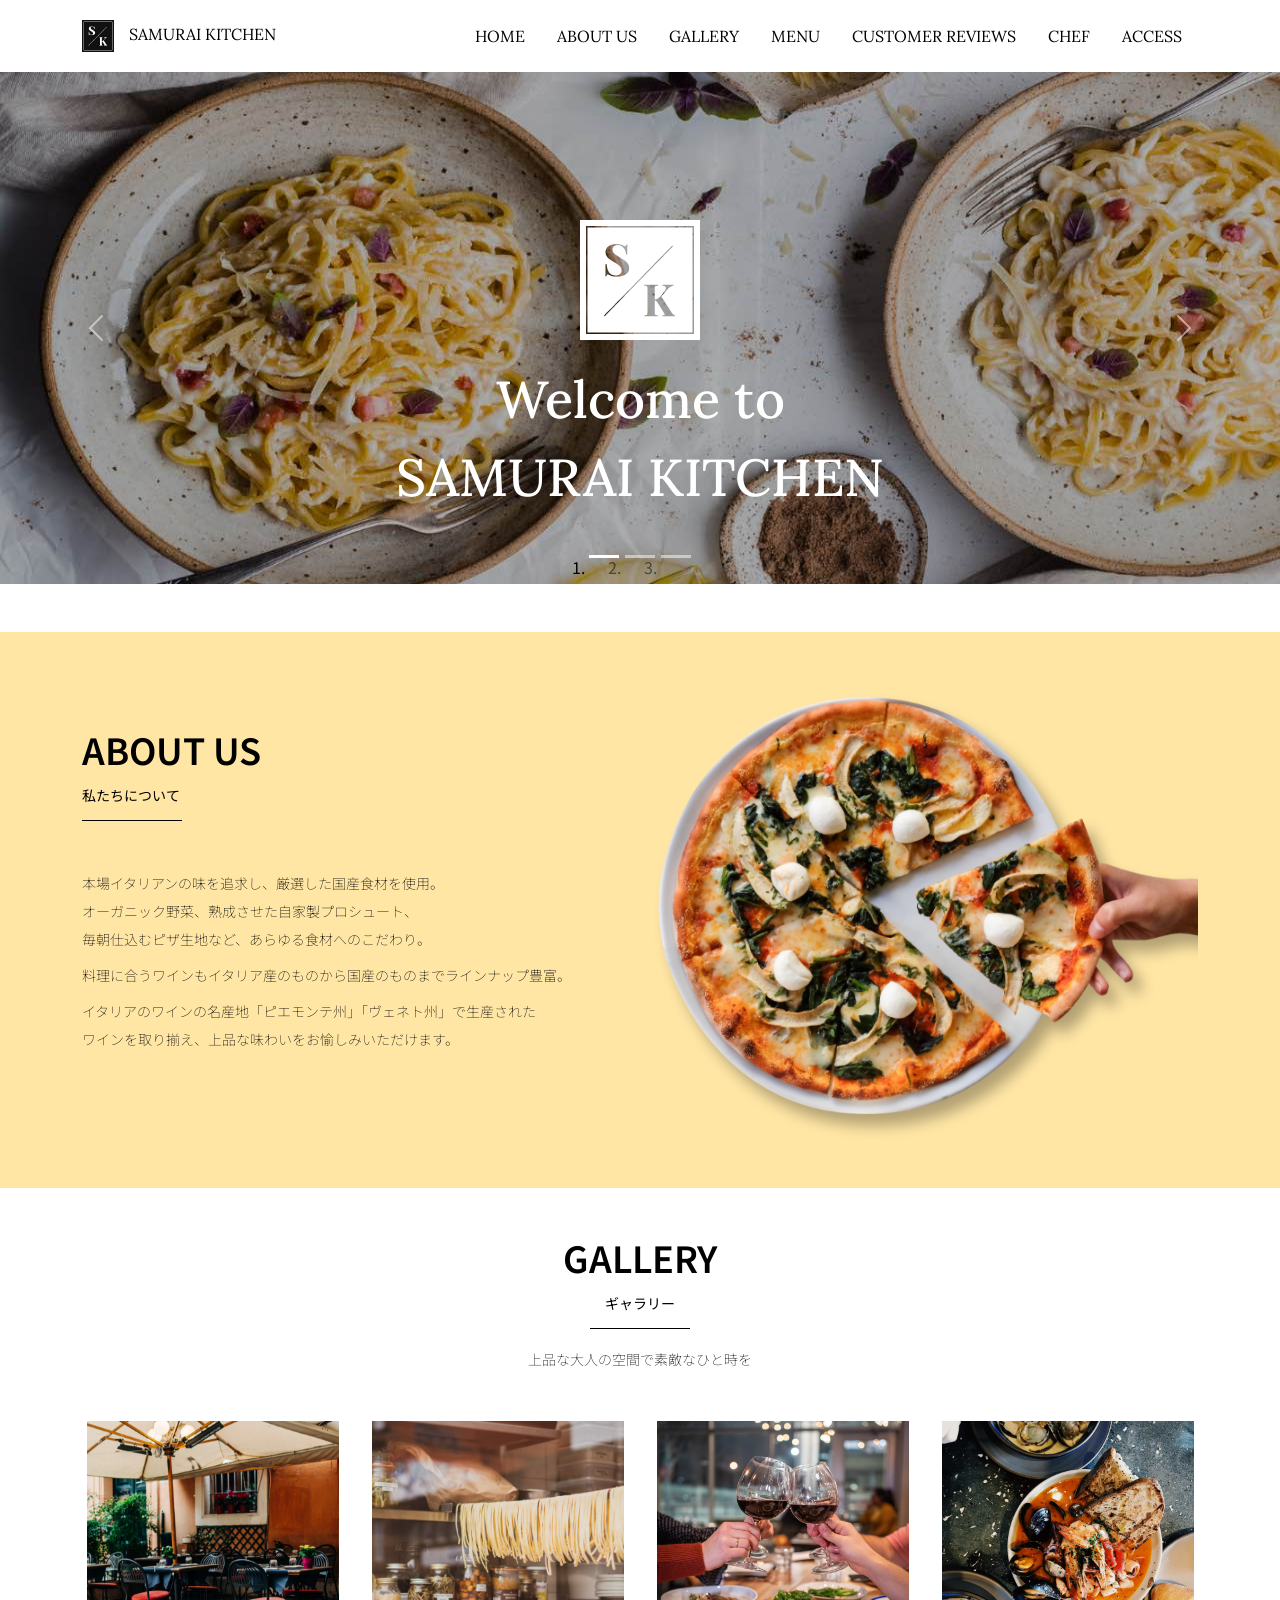
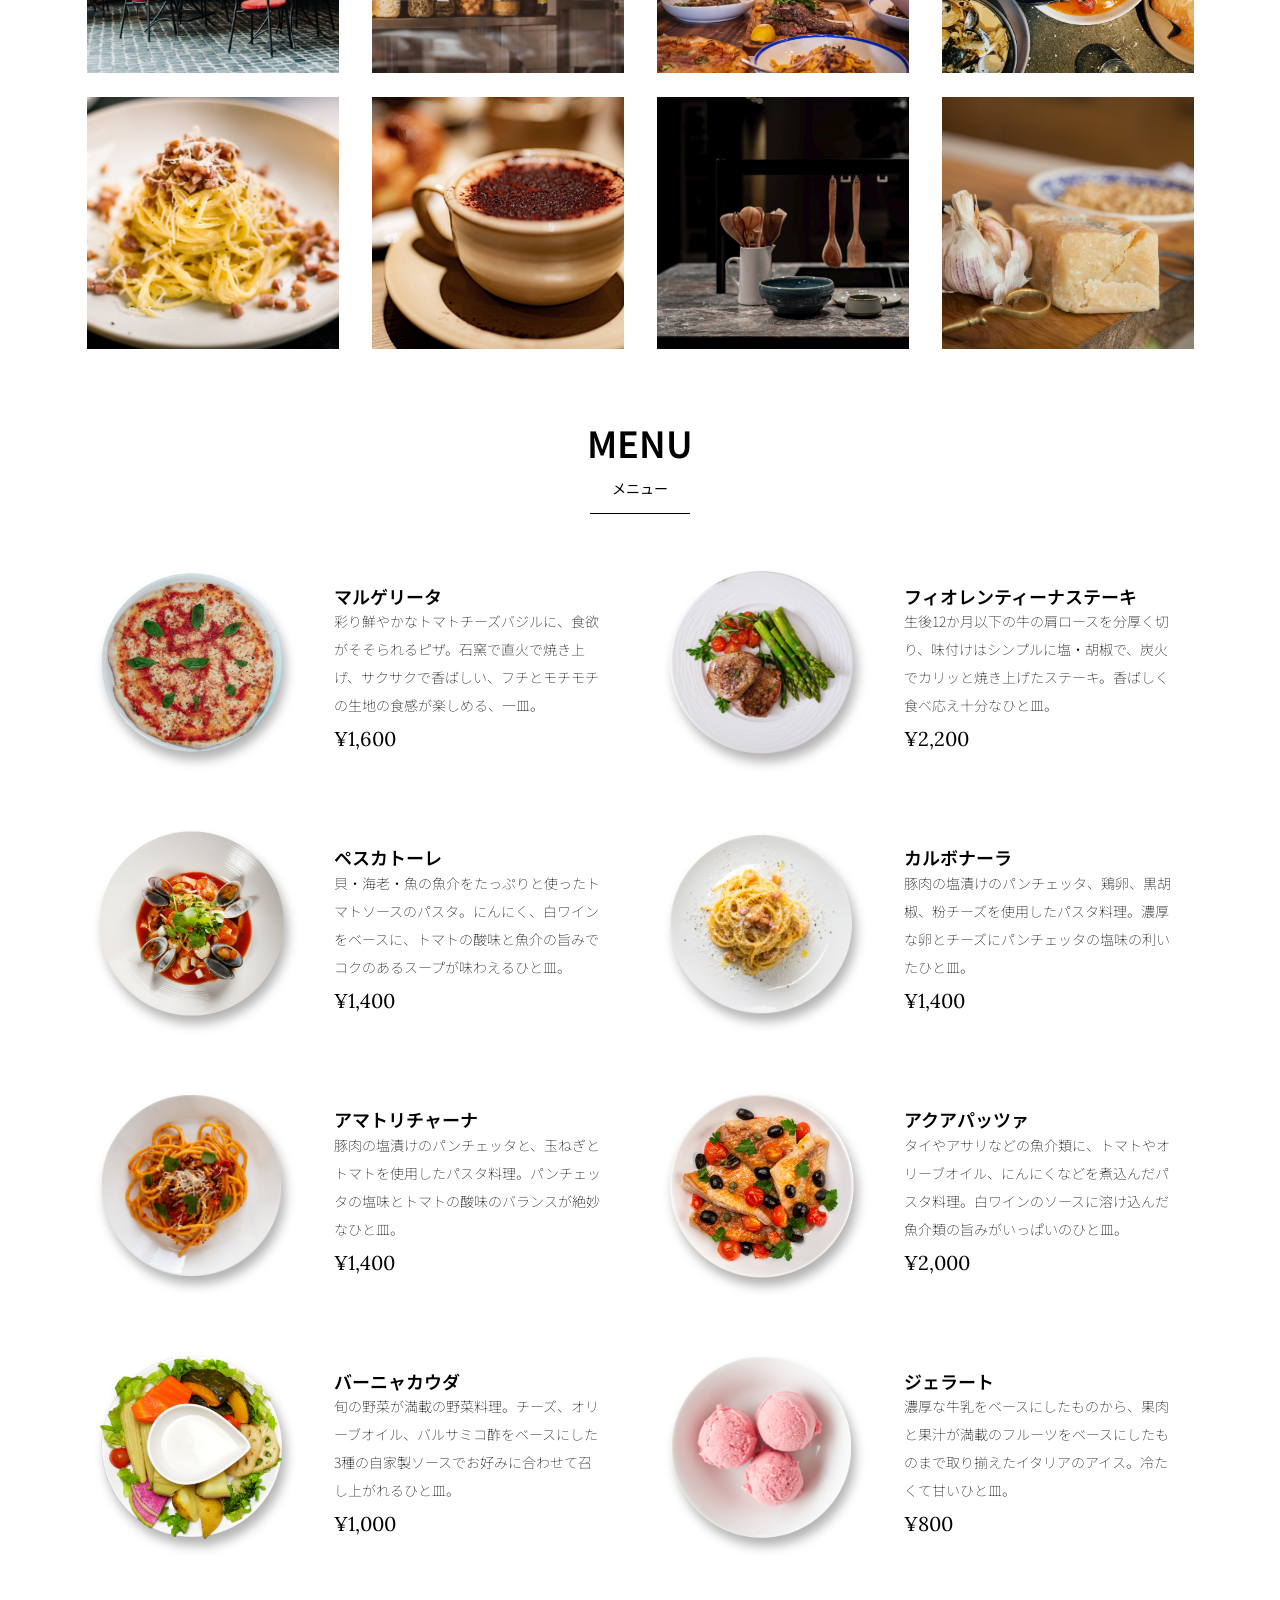
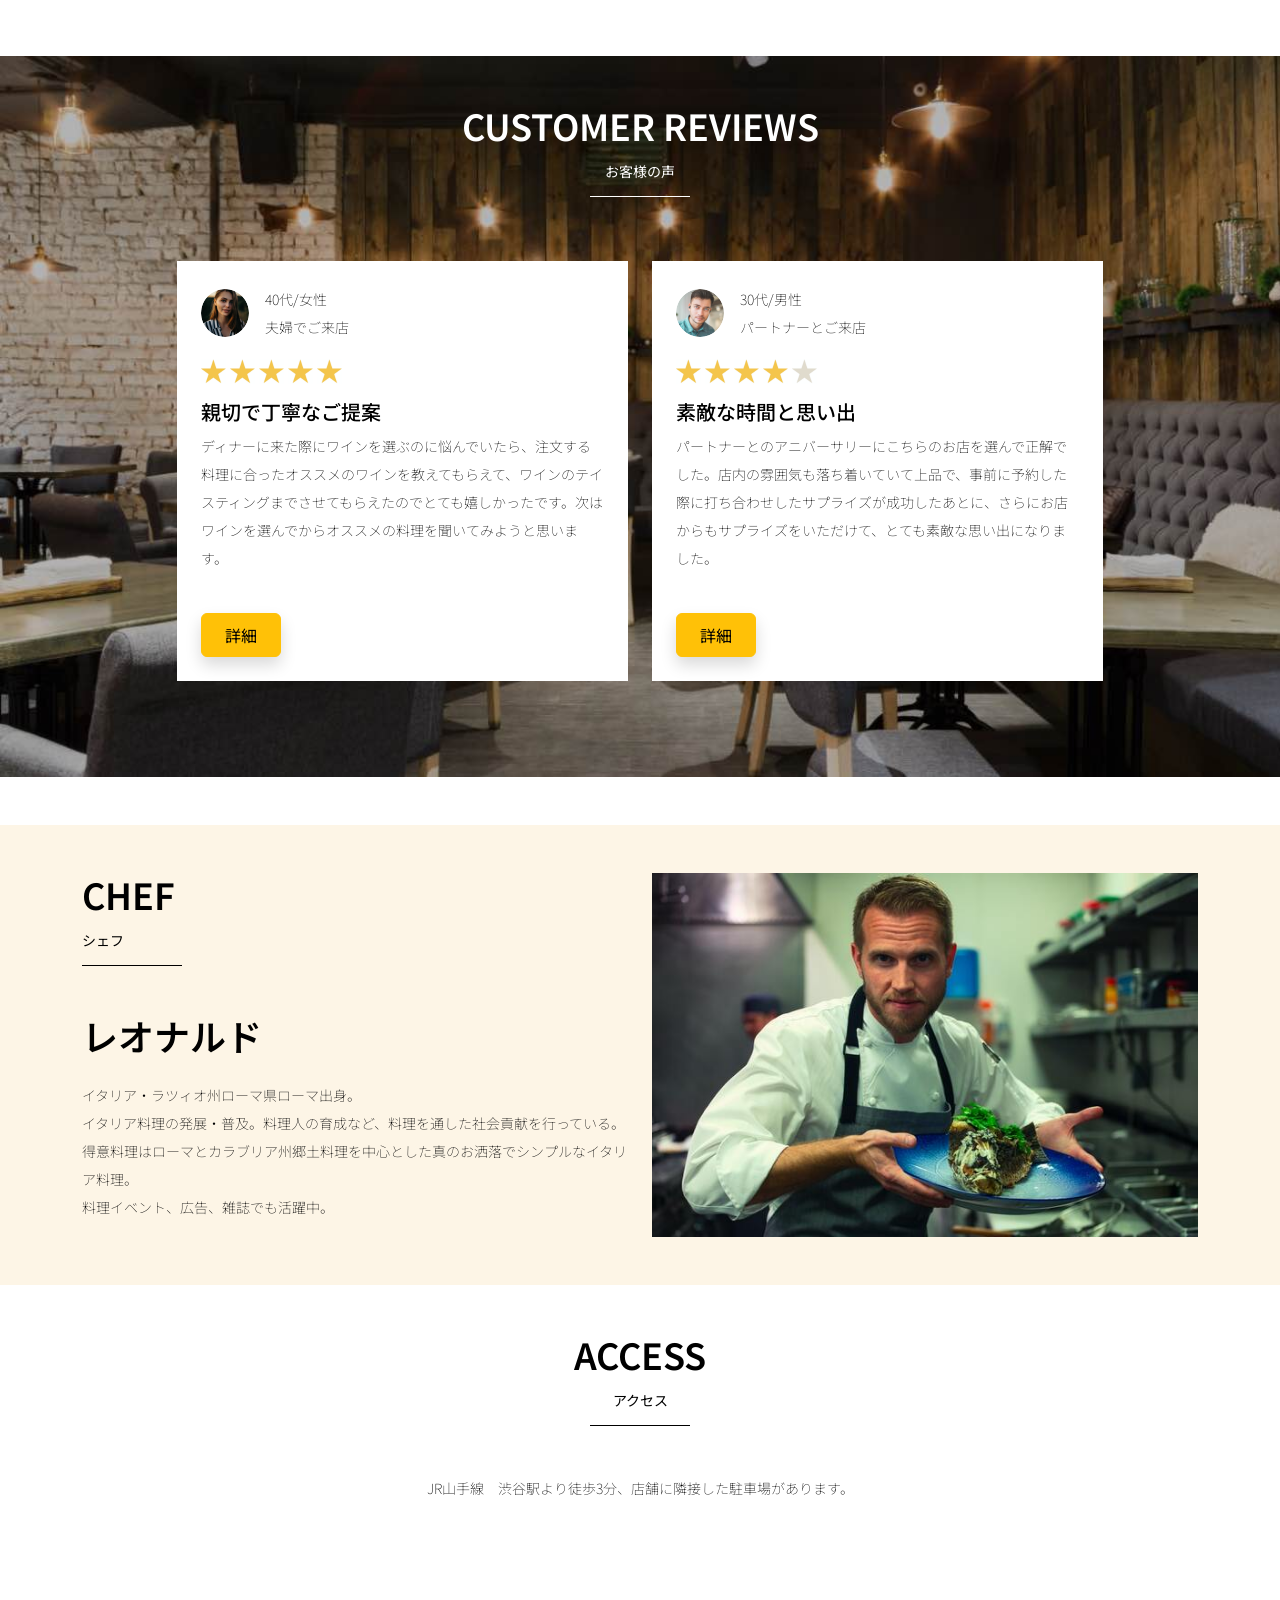
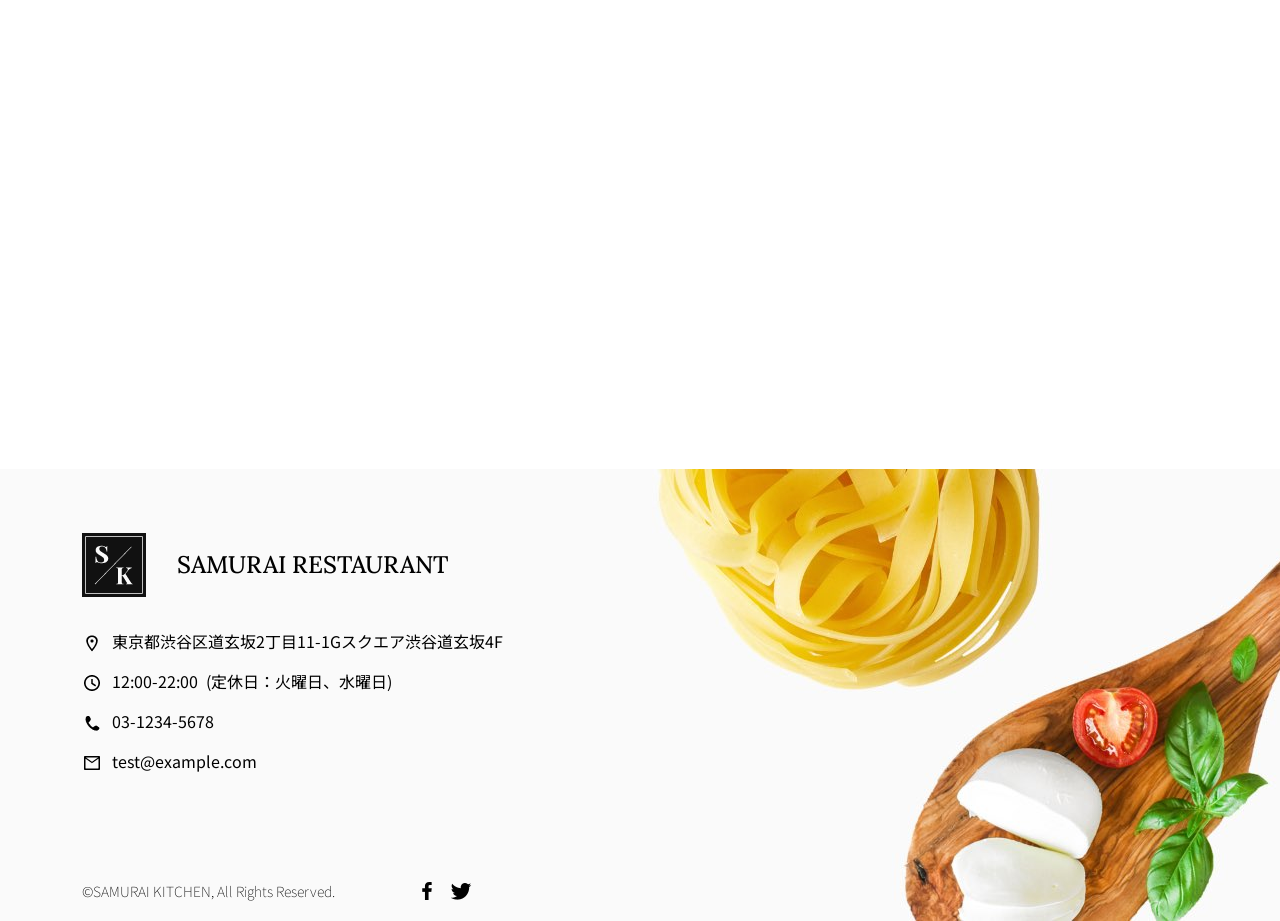
<file: kadai_015/index.html>
<!DOCTYPE html>
<html lang="ja">
  <head>
    <meta charset="utf-8" />
    <meta name="viewport" content="width=device-width, initial-scale=1" />
    <meta name="description" content="" />
    <meta name="author" content="SAMURAI ENGINEER" />
    <title>SAMURAI XD_HTML教材</title>
    <!-- ************************************************ bootstrap.min.cssの読み込み -->
    <link
      href="https://cdn.jsdelivr.net/npm/bootstrap@5.0.0-beta1/dist/css/bootstrap.min.css"
      rel="stylesheet"
      integrity="sha384-giJF6kkoqNQ00vy+HMDP7azOuL0xtbfIcaT9wjKHr8RbDVddVHyTfAAsrekwKmP1"
      crossorigin="anonymous"
    />
    <!-- ************************************************ bootstrap.bundle.min.jsの読み込み -->
    <script
      src="https://cdn.jsdelivr.net/npm/bootstrap@5.0.0-beta1/dist/js/bootstrap.bundle.min.js"
      integrity="sha384-ygbV9kiqUc6oa4msXn9868pTtWMgiQaeYH7/t7LECLbyPA2x65Kgf80OJFdroafW"
      crossorigin="anonymous"
      defer
    ></script>

    <!-- ************************************************ Google Font読み込み -->
    <link rel="preconnect" href="https://fonts.gstatic.com" />
    <link
      href="https://fonts.googleapis.com/css2?family=Lora&display=swap"
      rel="stylesheet"
    />
    <link
      href="https://fonts.googleapis.com/css2?family=Noto+Sans+JP:wght@300&display=swap"
      rel="stylesheet"
    />

    <!-- ************************************************今回作成する styles.cssの読み込み -->
    <link href="stylesheet/style.css" rel="stylesheet" />
    <!-- ************************************************  -->
  </head>

  <body>
    <main>
      <!-- ************************************************ ナビゲーションバー開始 -->
      <nav class="navbar navbar-expand-lg">
        <div class="container">
          <a class="navbar-brand my_navbar_brand">
            <img
              class="img-fluid navbar_brand_logo"
              src="img/site_logo.png"
              alt="サイトアイコン"
            /><span>SAMURAI KITCHEN</span>
          </a>
          <div
            class="navbar-toggler hamburger_menu"
            data-bs-toggle="collapse"
            data-bs-target="#navbarNav"
            　aria-controls="navbarNav"
            aria-expanded="false"
            aria-label="Toggle navigation"
          >
            <input type="checkbox" id="hamburger_btn_check" />
            <label for="hamburger_btn_check" class="hamburger_btn">
              <img
                class="btn_open"
                src="img/button_open.png"
                alt="ナビゲーションバーのボタン"
              />
              <img
                class="btn_close"
                src="img/button_close.png"
                alt="ナビゲーションバーのボタン"
              />
            </label>
          </div>
          <div
            class="collapse navbar-collapse justify-content-end"
            id="navbarNav"
          >
            <ul class="navbar-nav">
              <li class="nav-item px-2">
                <a
                  class="nav-link my_nav_link my-2"
                  aria-current="page"
                  href="#"
                  >HOME</a
                >
              </li>

              <li class="nav-item px-2">
                <a class="nav-link my_nav_link my-2" href="#about">ABOUT US</a>
              </li>

              <li class="nav-item px-2">
                <a class="nav-link my_nav_link my-2" href="#gallery">GALLERY</a>
              </li>

              <li class="nav-item px-2">
                <a class="nav-link my_nav_link my-2" href="#menu">MENU</a>
              </li>

              <li class="nav-item px-2">
                <a class="nav-link my_nav_link my-2" href="#review"
                  >CUSTOMER REVIEWS</a
                >
              </li>

              <li class="nav-item px-2">
                <a class="nav-link my_nav_link my-2" href="#chef">CHEF</a>
              </li>

              <li class="nav-item px-2">
                <a class="nav-link my_nav_link my-2" href="#access">ACCESS</a>
              </li>
            </ul>
          </div>
        </div>
      </nav>
      <!-- ************************************************ ナビゲーションバー終了 -->

      <!-- ************************************************ カルーセル開始 -->
      <div id="myCarousel" class="carousel slide mb-5" data-bs-ride="carousel">
        <ol class="carousel-indicators">
          <li
            data-bs-target="#myCarousel"
            data-bs-slide-to="0"
            class="active"
          ></li>
          <li data-bs-target="#myCarousel" data-bs-slide-to="1"></li>
          <li data-bs-target="#myCarousel" data-bs-slide-to="2"></li>
        </ol>

        <div class="carousel-inner">
          <div class="carousel-item active">
            <img src="img/slider-1.jpg" alt="SAMURAI KITCHEN-1" />
            <div class="carousel-caption">
              <h1 class="my_carousel_caption">
                Welcome to<br />
                SAMURAI KITCHEN
              </h1>
            </div>
          </div>

          <div class="carousel-item">
            <img src="img/slider-2.jpg" alt="サンプル画像" />
            <div class="carousel-caption">
              <h1 class="my_carousel_caption">
                The fabulous combination of&nbsp;wine&nbsp;and&nbsp;food
              </h1>
            </div>
          </div>

          <div class="carousel-item">
            <img src="img/slider-3.jpg" alt="サンプル画像" />
            <div class="carousel-caption">
              <h1 class="my_carousel_caption">
                Get the Italian taste<br />
                at the SAMURAI&nbsp;KITCHEN
              </h1>
            </div>
          </div>
        </div>
        <a
          class="carousel-control-prev"
          href="#myCarousel"
          role="button"
          data-bs-slide="prev"
        >
          <span class="carousel-control-prev-icon" aria-hidden="true"></span>
          <span class="visually-hidden">Previous</span>
        </a>

        <a
          class="carousel-control-next"
          href="#myCarousel"
          role="button"
          data-bs-slide="next"
        >
          <span class="carousel-control-next-icon" aria-hidden="true"></span>
          <span class="visually-hidden">Next</span>
        </a>
      </div>
      <!-- ************************************************ カルーセル終了 -->

      <!-- ************************************************ アバウトセクション開始 -->
      <section class="about_us_bg" id="about">
        <div class="container py-5 mb-5">
          <div class="row">
            <div class="col-lg-6 text-left">
              <div class="py-5">
                <h2 class="section_title about mb-5">ABOUT US</h2>
                <p class="mb-2">
                  本場イタリアンの味を追求し、厳選した国産食材を使用。<br />
                  オーガニック野菜、熟成させた自家製プロシュート、<br />
                  毎朝仕込むピザ生地など、あらゆる食材へのこだわり。<br />
                </p>
                <p class="mb-2">
                  料理に合うワインもイタリア産のものから国産のものまでラインナップ豊富。<br />
                </p>
                <p class="mb-2">
                  イタリアのワインの名産地「ピエモンテ州」「ヴェネト州」で生産された<br />
                  ワインを取り揃え、上品な味わいをお愉しみいただけます。<br />
                </p>
              </div>
            </div>
            <div class="col-lg-6">
              <img src="img/img-about-us.png" class="img-fluid" alt="pizza" />
            </div>
          </div>
        </div>
      </section>
      <!-- ************************************************ アバウトセクション終了 -->

      <!-- ************************************************ ギャラリーセクション開始 -->
      <section id="gallery">
        <div class="container mb-5">
          <h2 class="mb-3 section_title gallery text-center">GALLERY</h2>
          <p class="text-center mb-5">上品な大人の空間で素敵なひと時を</p>
          <div class="row">
            <div class="col-6 col-lg-3 mb-4 d-flex justify-content-center">
              <img
                class="img-fluid"
                src="img/gallery-1.jpg"
                alt="サンプル画像"
              />
            </div>

            <div class="col-6 col-lg-3 mb-4 d-flex justify-content-center">
              <img
                class="img-fluid"
                src="img/gallery-2.jpg"
                alt="サンプル画像"
              />
            </div>

            <div class="col-6 col-lg-3 mb-4 d-flex justify-content-center">
              <img
                class="img-fluid"
                src="img/gallery-3.jpg"
                alt="サンプル画像"
              />
            </div>

            <div class="col-6 col-lg-3 mb-4 d-flex justify-content-center">
              <img
                class="img-fluid"
                src="img/gallery-4.jpg"
                alt="サンプル画像"
              />
            </div>

            <div class="col-6 col-lg-3 mb-4 d-flex justify-content-center">
              <img
                class="img-fluid"
                src="img/gallery-5.jpg"
                alt="サンプル画像"
              />
            </div>

            <div class="col-6 col-lg-3 mb-4 d-flex justify-content-center">
              <img
                class="img-fluid"
                src="img/gallery-6.jpg"
                alt="サンプル画像"
              />
            </div>

            <div class="col-6 col-lg-3 mb-4 d-flex justify-content-center">
              <img
                class="img-fluid"
                src="img/gallery-7.jpg"
                alt="サンプル画像"
              />
            </div>

            <div class="col-6 col-lg-3 mb-4 d-flex justify-content-center">
              <img
                class="img-fluid"
                src="img/gallery-8.jpg"
                alt="サンプル画像"
              />
            </div>
          </div>
        </div>
      </section>
      <!-- ************************************************ ギャラリーセクション終了 -->

      <!-- ************************************************ メニューセクション -->
      <section id="menu">
        <div class="container">
          <div class="row">
            <div class="col-lg-12">
              <h2 class="section_title menu text-center mb-5">MENU</h2>
            </div>
          </div>
        </div>

        <div class="container mb-5">
          <div class="row">
            <div class="col-12 col-lg-6">
              <div class="row g-0 mb-4">
                <div class="col-12 col-lg-5 text-center">
                  <img
                    src="img/margherita.png"
                    class="img-fluid"
                    alt="マルゲリータ"
                  />
                </div>
                <div class="col-12 col-lg-7 p-4">
                  <h4 class="mb-0 menu_title">マルゲリータ</h4>
                  <p class="my-auto">
                    彩り鮮やかなトマトチーズバジルに、食欲がそそられるピザ。石窯で直火で焼き上げ、サクサクで香ばしい、フチとモチモチの生地の食感が楽しめる、一皿。
                  </p>
                  <p class="menu_price">¥1,600</p>
                </div>
              </div>
            </div>

            <div class="col-12 col-lg-6">
              <div class="row g-0 mb-4">
                <div class="col-12 col-lg-5 text-center">
                  <img
                    src="img/steak.png"
                    class="img-fluid"
                    alt="フィオレンティーナステーキ"
                  />
                </div>
                <div class="col-12 col-lg-7 p-4">
                  <h4 class="mb-0 menu_title">フィオレンティーナステーキ</h4>
                  <p class="my-auto">
                    生後12か月以下の牛の肩ロースを分厚く切り、味付けはシンプルに塩・胡椒で、炭火でカリッと焼き上げたステーキ。香ばしく食べ応え十分なひと皿。
                  </p>
                  <p class="menu_price">¥2,200</p>
                </div>
              </div>
            </div>

            <div class="col-12 col-lg-6">
              <div class="row g-0 mb-4">
                <div class="col-12 col-lg-5 text-center">
                  <img
                    src="img/pescatore.png"
                    class="img-fluid"
                    alt="ペスカトーレ"
                  />
                </div>
                <div class="col-12 col-lg-7 p-4">
                  <h4 class="mb-0 menu_title">ペスカトーレ</h4>
                  <p class="my-auto">
                    貝・海老・魚の魚介をたっぷりと使ったトマトソースのパスタ。にんにく、白ワインをベースに、トマトの酸味と魚介の旨みでコクのあるスープが味わえるひと皿。
                  </p>
                  <p class="menu_price">¥1,400</p>
                </div>
              </div>
            </div>

            <div class="col-12 col-lg-6">
              <div class="row g-0 mb-4">
                <div class="col-12 col-lg-5 text-center">
                  <img
                    src="img/carbonara.png"
                    class="img-fluid"
                    alt="カルボナーラ"
                  />
                </div>
                <div class="col-12 col-lg-7 p-4">
                  <h4 class="mb-0 menu_title">カルボナーラ</h4>
                  <p class="my-auto">
                    豚肉の塩漬けのパンチェッタ、鶏卵、黒胡椒、粉チーズを使用したパスタ料理。濃厚な卵とチーズにパンチェッタの塩味の利いたひと皿。
                  </p>
                  <p class="menu_price">¥1,400</p>
                </div>
              </div>
            </div>

            <div class="col-12 col-lg-6">
              <div class="row g-0 mb-4">
                <div class="col-12 col-lg-5 text-center">
                  <img
                    src="img/amatriciana.png"
                    class="img-fluid"
                    alt="アマトリチャーナ"
                  />
                </div>
                <div class="col-12 col-lg-7 p-4">
                  <h4 class="mb-0 menu_title">アマトリチャーナ</h4>
                  <p class="my-auto">
                    豚肉の塩漬けのパンチェッタと、玉ねぎとトマトを使用したパスタ料理。パンチェッタの塩味とトマトの酸味のバランスが絶妙なひと皿。
                  </p>
                  <p class="menu_price">¥1,400</p>
                </div>
              </div>
            </div>

            <div class="col-12 col-lg-6">
              <div class="row g-0 mb-4">
                <div class="col-12 col-lg-5 text-center">
                  <img
                    src="img/acqua-pazza.png"
                    class="img-fluid"
                    alt="アクアパッツァ"
                  />
                </div>
                <div class="col-12 col-lg-7 p-4">
                  <h4 class="mb-0 menu_title">アクアパッツァ</h4>
                  <p class="my-auto">
                    タイやアサリなどの魚介類に、トマトやオリーブオイル、にんにくなどを煮込んだパスタ料理。白ワインのソースに溶け込んだ魚介類の旨みがいっぱいのひと皿。
                  </p>
                  <p class="menu_price">¥2,000</p>
                </div>
              </div>
            </div>

            <div class="col-12 col-lg-6">
              <div class="row g-0 mb-4">
                <div class="col-12 col-lg-5 text-center">
                  <img
                    src="img/bagna-cauda.png"
                    class="img-fluid"
                    alt="バーニャカウダ"
                  />
                </div>
                <div class="col-12 col-lg-7 p-4">
                  <h4 class="mb-0 menu_title">バーニャカウダ</h4>
                  <p class="my-auto">
                    旬の野菜が満載の野菜料理。チーズ、オリーブオイル、バルサミコ酢をベースにした3種の自家製ソースでお好みに合わせて召し上がれるひと皿。
                  </p>
                  <p class="menu_price">¥1,000</p>
                </div>
              </div>
            </div>

            <div class="col-12 col-lg-6">
              <div class="row g-0 mb-4">
                <div class="col-12 col-lg-5 text-center">
                  <img
                    src="img/gelato.png"
                    class="img-fluid"
                    alt="ジェラート"
                  />
                </div>
                <div class="col-12 col-lg-7 p-4">
                  <h4 class="mb-0 menu_title">ジェラート</h4>
                  <p class="my-auto">
                    濃厚な牛乳をベースにしたものから、果肉と果汁が満載のフルーツをベースにしたものまで取り揃えたイタリアのアイス。冷たくて甘いひと皿。
                  </p>
                  <p class="menu_price">¥800</p>
                </div>
              </div>
            </div>
          </div>
        </div>
      </section>
      <!-- ************************************************ メニューセクション終了 -->

      <!-- ************************************************ レビューセクション開始 -->
      <section id="review">
        <div class="review_wrapper">
          <div class="container py-5 mb-5">
            <div class="text-center mb-5">
              <h2 class="section_title review text-center text-white">
                CUSTOMER REVIEWS
              </h2>
            </div>
            <div class="row pb-5 justify-content-center">
              <div class="col-12 col-lg-5 mt-3">
                <div class="bg-white h_420">
                  <div class="p-4">
                    <div class="d-flex align-items-center">
                      <img
                        src="img/customer-woman.png"
                        class="reviewer_img"
                        alt="サンプル画像"
                      />
                      <div>
                        <p class="my-0">40代/女性</p>
                        <p class="my-0">夫婦でご来店</p>
                      </div>
                    </div>
                    <div class="my-3">
                      <img
                        src="img/star-point.png"
                        class="star_img"
                        alt="star"
                      />
                      <img
                        src="img/star-point.png"
                        class="star_img"
                        alt="star"
                      />
                      <img
                        src="img/star-point.png"
                        class="star_img"
                        alt="star"
                      />
                      <img
                        src="img/star-point.png"
                        class="star_img"
                        alt="star"
                      />
                      <img
                        src="img/star-point.png"
                        class="star_img"
                        alt="star"
                      />
                    </div>
                    <h5>親切で丁寧なご提案</h5>
                    <p>
                      ディナーに来た際にワインを選ぶのに悩んでいたら、注文する料理に合ったオススメのワインを教えてもらえて、ワインのテイスティングまでさせてもらえたのでとても嬉しかったです。次はワインを選んでからオススメの料理を聞いてみようと思います。
                    </p>
                    <button
                      type="button"
                      class="btn btn-warning shadow fix_bottom"
                    >
                      詳細
                    </button>
                  </div>
                </div>
              </div>
              <div class="col-12 col-lg-5 mt-3">
                <div class="bg-white h_420">
                  <div class="p-4">
                    <div class="d-flex align-items-center">
                      <img
                        src="img/customer-man.png"
                        class="reviewer_img"
                        alt="サンプル画像"
                      />
                      <div>
                        <p class="my-0">30代/男性</p>
                        <p class="my-0">パートナーとご来店</p>
                      </div>
                    </div>
                    <div class="my-3">
                      <img
                        src="img/star-point.png"
                        class="star_img"
                        alt="star"
                      />
                      <img
                        src="img/star-point.png"
                        class="star_img"
                        alt="star"
                      />
                      <img
                        src="img/star-point.png"
                        class="star_img"
                        alt="star"
                      />
                      <img
                        src="img/star-point.png"
                        class="star_img"
                        alt="star"
                      />
                      <img
                        src="img/star-no-point.png"
                        class="star_img"
                        alt="no-star"
                      />
                    </div>
                    <h5>素敵な時間と思い出</h5>
                    <p>
                      パートナーとのアニバーサリーにこちらのお店を選んで正解でした。店内の雰囲気も落ち着いていて上品で、事前に予約した際に打ち合わせしたサプライズが成功したあとに、さらにお店からもサプライズをいただけて、とても素敵な思い出になりました。
                    </p>
                    <button
                      type="button"
                      class="btn btn-warning shadow fix_bottom"
                    >
                      詳細
                    </button>
                  </div>
                </div>
              </div>
            </div>
          </div>
        </div>
      </section>
      <!-- ************************************************ レビューセクション終了 -->

      <!-- ************************************************ CHEF開始 -->

      <section id="chef">
        <div class="container py-5 mb-5">
          <div class="row">
            <div class="col-lg-6 text-left">
              <h2 class="section_title chef mb-5">CHEF</h2>

              <h4 class="section_title mb-4">レオナルド</h4>
              <p class="mb-2">
                イタリア・ラツィオ州ローマ県ローマ出身。<br/>
                イタリア料理の発展・普及。料理人の育成など、料理を通した社会貢献を行っている。<br />
                得意料理はローマとカラブリア州郷土料理を中心とした真のお洒落でシンプルなイタリア料理。<br />
                料理イベント、広告、雑誌でも活躍中。
              </p>
            </div>
            <div class="col-lg-6">
            <img src="img/chef.jpg" alt="chef" class="img-fluid">
            </div>
          </div>
        </div>
      </section>

      <!-- ************************************************ CHEF終了 -->

      <!-- ************************************************ アクセスセクション開始 -->
      <section id="access">
        <div class="container">
          <div class="row">
            <div class="col-lg-12 text-center mb-5">
              <h2 class="section_title text-center access mb-5">ACCESS</h2>
              <p>
                JR山手線　渋谷駅より徒歩3分、店舗に隣接した駐車場があります。
              </p>
            </div>
          </div>
        </div>

        <div class="container mb-5 px-2">
          <iframe
            src="https://www.google.com/maps/embed?pb=!1m18!1m12!1m3!1d12967.114087343349!2d139.687349334065!3d35.657827993593834!2m3!1f0!2f0!3f0!3m2!1i1024!2i768!4f1.1!3m3!1m2!1s0x6018f5209bb80c49%3A0x7abbc1a9d7d575eb!2z5qCq5byP5Lya56S-5L6N!5e0!3m2!1sja!2sjp!4v1623882550231!5m2!1sja!2sjp"
            class="w-100"
            style="height: 50vh"
            loading="lazy"
          ></iframe>
        </div>
      </section>
      <!-- ************************************************ アクセスセクション終了 -->

      <!-- ************************************************ フッター開始 -->
      <footer id="footer">
        <div class="container">
          <div class="row">
            <div class="col-12 col-lg-6 position-relative">
              <div class="row pt-5">
                <div class="col-lg-2 text-center my-3">
                  <img
                    class="img-fluid footer_brand_logo"
                    src="img/site_logo.png"
                    alt="サンプル画像"
                  />
                </div>
                <div class="col-lg-10 align-self-center my-3">
                  <h2 class="m-0 footer_text">SAMURAI RESTAURANT</h2>
                </div>
              </div>

              <div class="restaurant_info py-3">
                <div class="d-flex mb-3">
                  <img src="img/icon-Marker.png" alt="marker" />
                  <p class="p-0 m-0">
                    東京都渋谷区道玄坂2丁目11-1Gスクエア渋谷道玄坂4F
                  </p>
                </div>
                <div class="d-flex mb-3">
                  <img src="img/icon-Clock.png" alt="clock" />
                  <p class="p-0 m-0">
                    12:00-22:00&nbsp;&nbsp;(定休日：火曜日、水曜日)
                  </p>
                </div>
                <div class="d-flex mb-3">
                  <img src="img/icon-Phone.png" alt="phone" />
                  <p class="p-0 m-0">03-1234-5678</p>
                </div>
                <div class="d-flex mb-3">
                  <img src="img/icon-Mail.png" alt="mail" />
                  <p class="p-0 m-0">test@example.com</p>
                </div>
              </div>

              <div class="copy_right align-items-center">
                <p>©SAMURAI KITCHEN, All Rights Reserved.</p>
                <img
                  src="img/icon-facebook.png"
                  class="sns_img"
                  alt="facebook"
                />
                <img src="img/icon-twitter.png" class="sns_img" alt="twitter" />
              </div>
            </div>

            <!-- 右側背景画像 -->
            <div class="col-12 col-lg-6 d-none d-lg-block">
              <img src="img/background-footer.jpg" alt="背景画像" />
            </div>
          </div>
        </div>
      </footer>
      <!-- ************************************************ フッター終了 -->
    </main>
  </body>
</html>
</file>
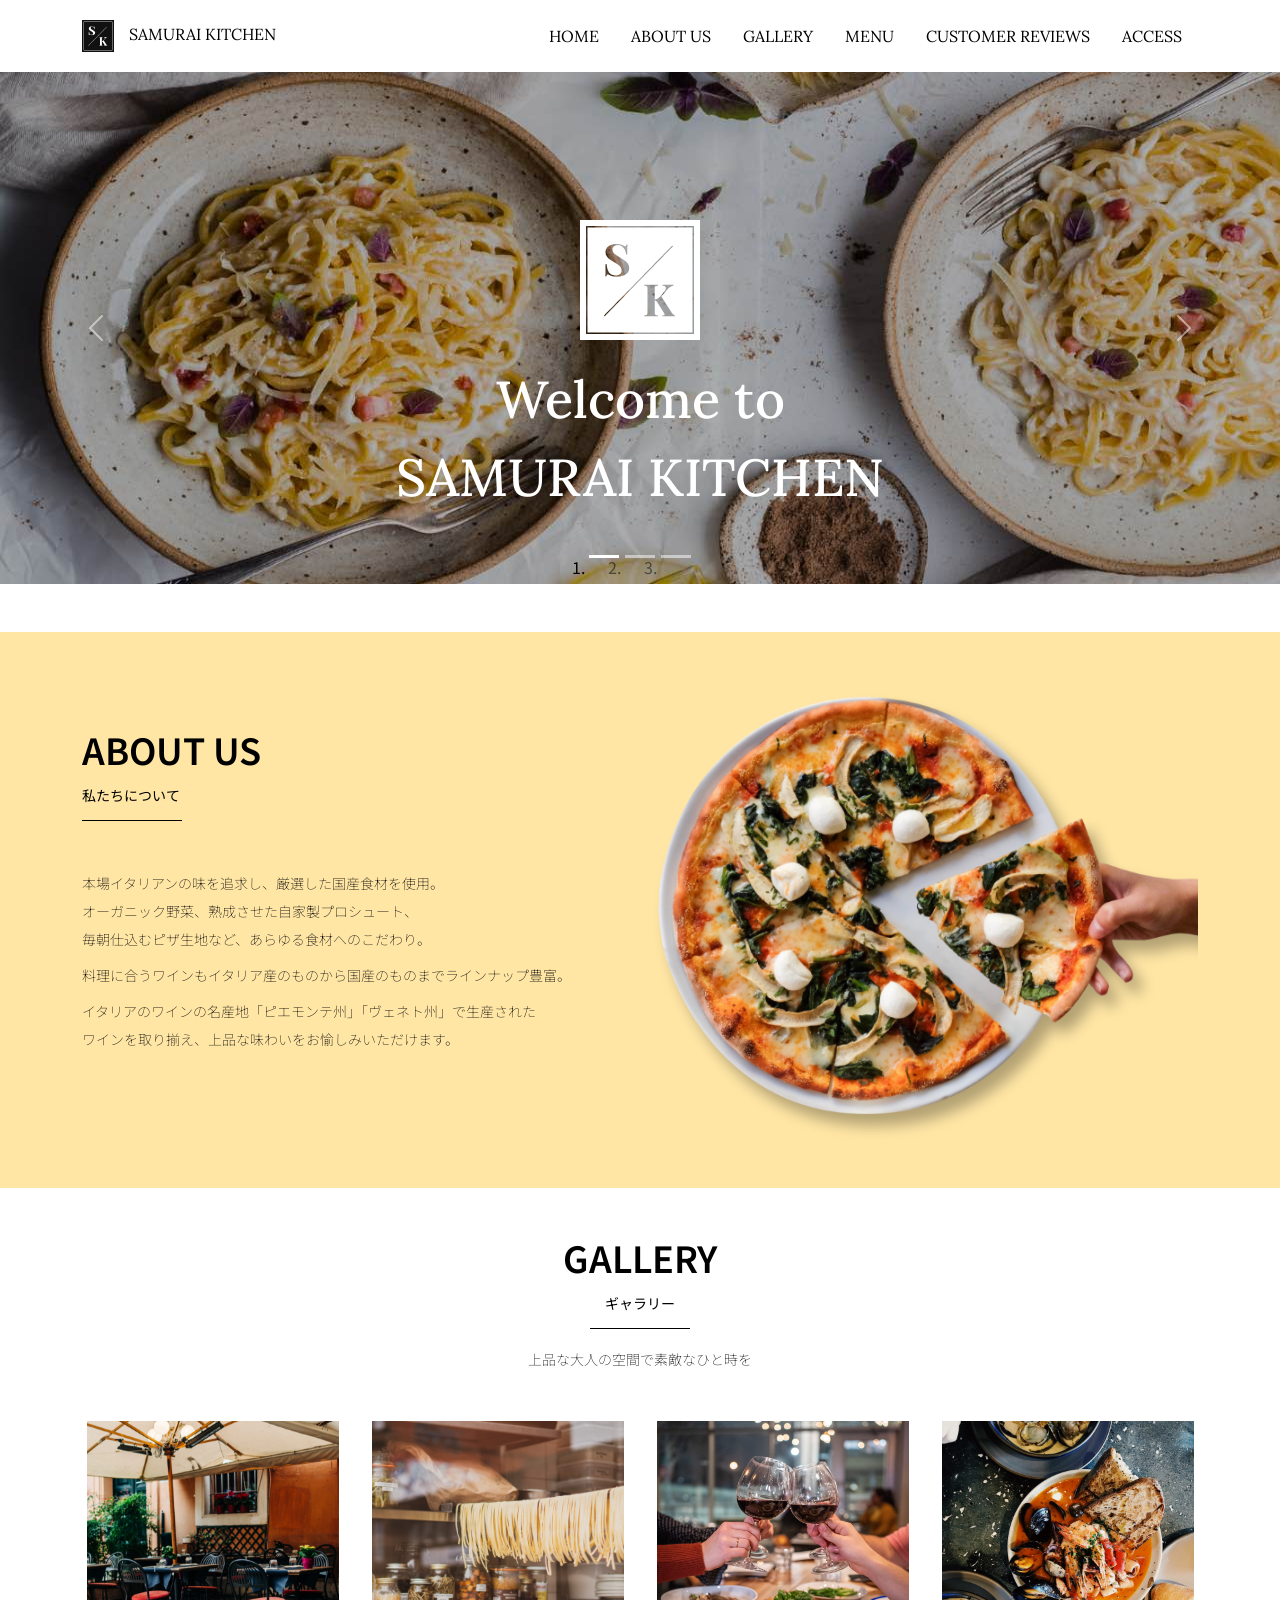
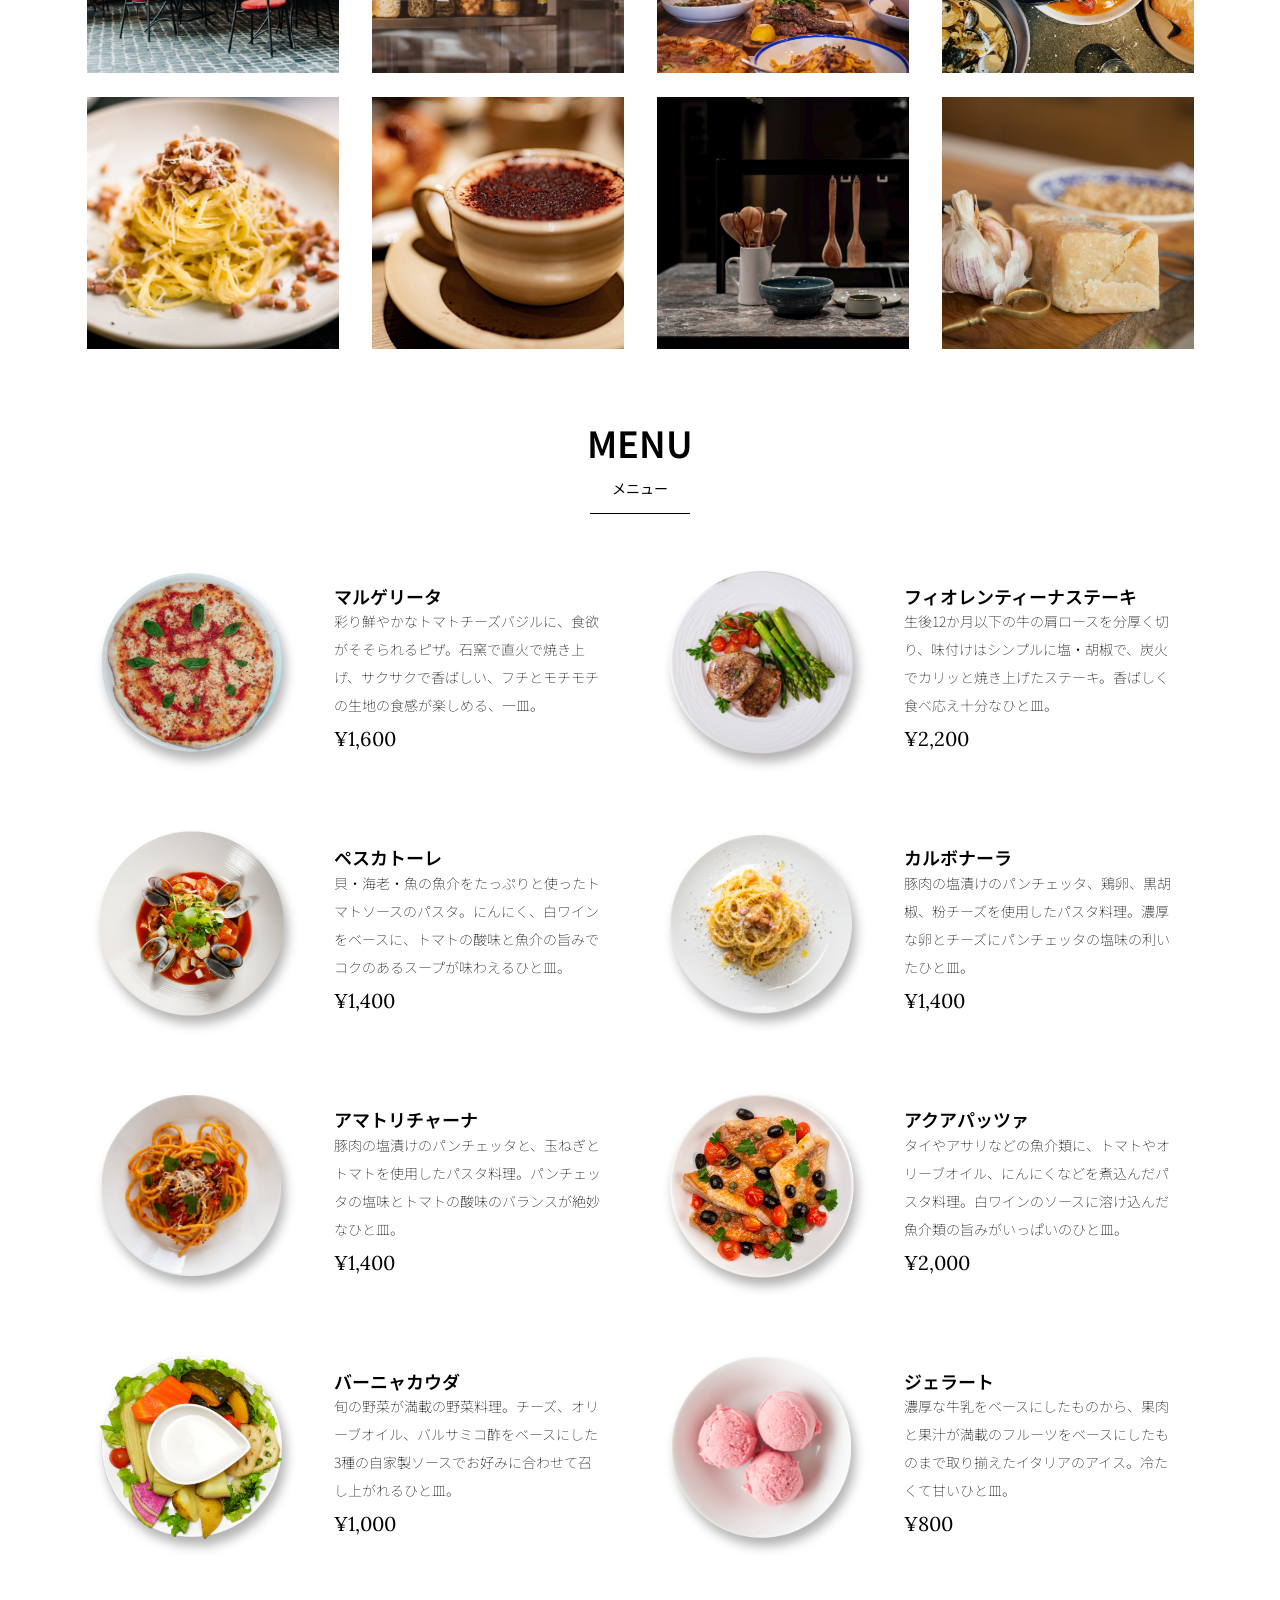
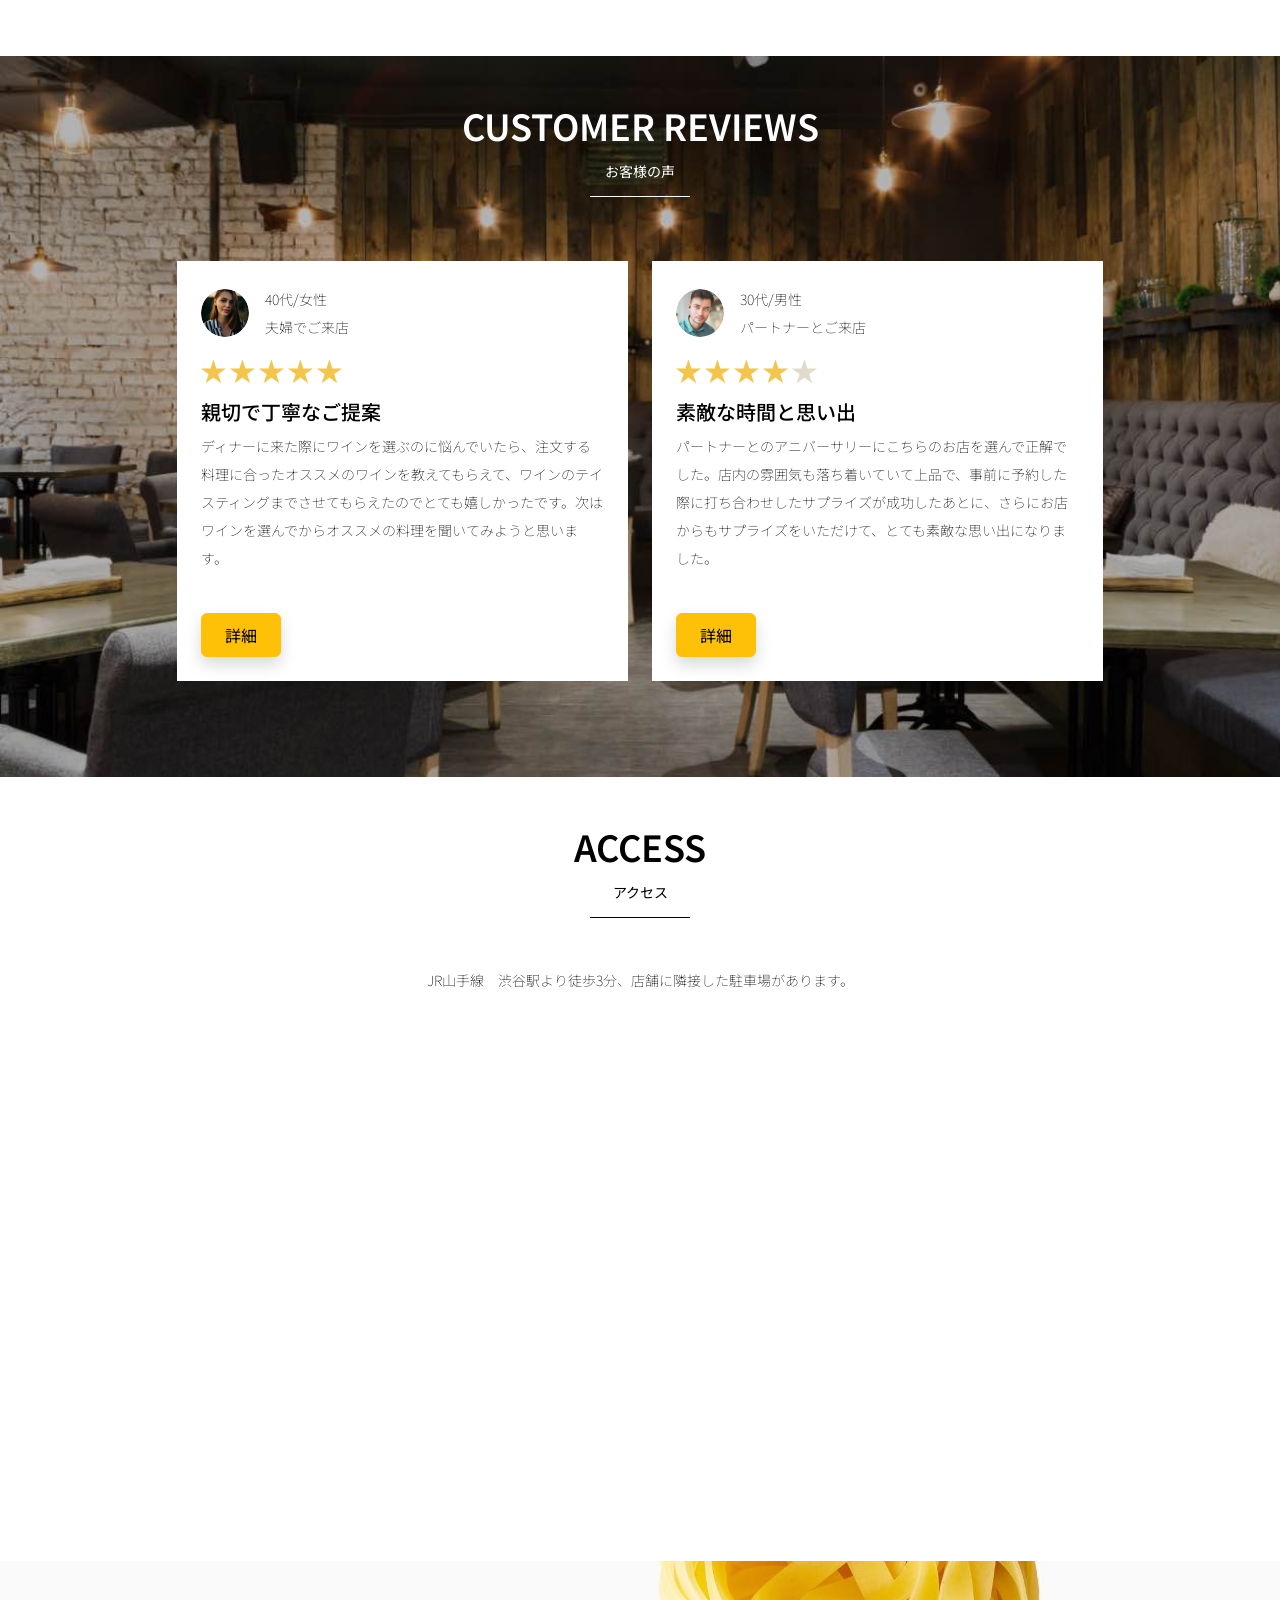
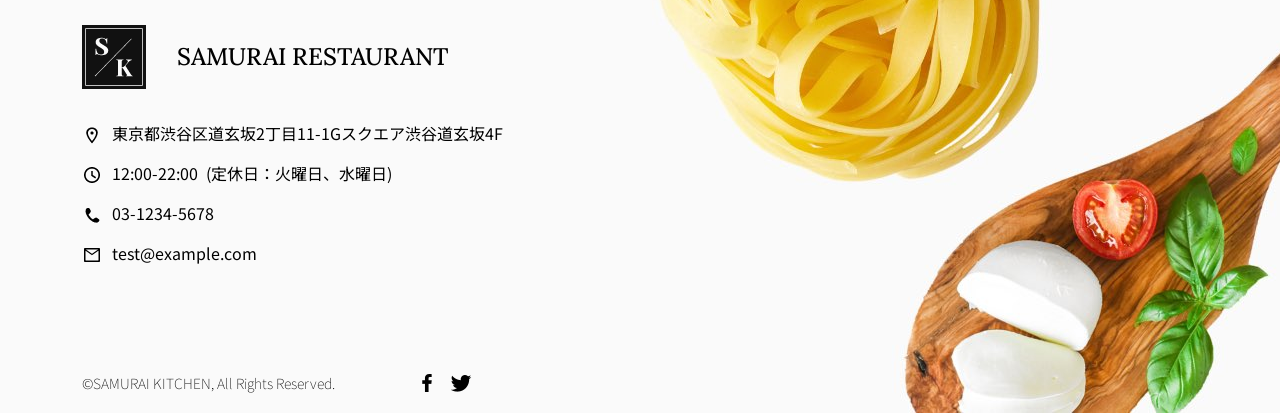
<file: kadai_tutorial_output/index.html>
<!doctype html>
<html lang="ja">

<head>
  <meta charset="utf-8">
  <meta name="viewport" content="width=device-width, initial-scale=1">
  <meta name="description" content="">
  <meta name="author" content="SAMURAI ENGINEER">
  <title>SAMURAI XD_HTML教材</title>
  <!-- ************************************************ bootstrap.min.cssの読み込み -->
  <link href="https://cdn.jsdelivr.net/npm/bootstrap@5.0.0-beta1/dist/css/bootstrap.min.css" rel="stylesheet"
    integrity="sha384-giJF6kkoqNQ00vy+HMDP7azOuL0xtbfIcaT9wjKHr8RbDVddVHyTfAAsrekwKmP1" crossorigin="anonymous">
  <!-- ************************************************ bootstrap.bundle.min.jsの読み込み -->
  <script src="https://cdn.jsdelivr.net/npm/bootstrap@5.0.0-beta1/dist/js/bootstrap.bundle.min.js"
    integrity="sha384-ygbV9kiqUc6oa4msXn9868pTtWMgiQaeYH7/t7LECLbyPA2x65Kgf80OJFdroafW" crossorigin="anonymous" defer>
  </script>

  <!-- ************************************************ Google Font読み込み -->
  <link rel="preconnect" href="https://fonts.gstatic.com">
  <link href="https://fonts.googleapis.com/css2?family=Lora&display=swap" rel="stylesheet">
  <link href="https://fonts.googleapis.com/css2?family=Noto+Sans+JP:wght@300&display=swap" rel="stylesheet">

  <!-- ************************************************今回作成する styles.cssの読み込み -->
  <link href="stylesheet/style.css" rel="stylesheet">
  <!-- ************************************************  -->
</head>

<body>
  <main>
    <!-- ************************************************ ナビゲーションバー開始 -->
    <nav class="navbar navbar-expand-lg">
      <div class="container">
        <a class="navbar-brand my_navbar_brand">
          <img class="img-fluid navbar_brand_logo" src="img/site_logo.png" alt="サイトアイコン"><span>SAMURAI KITCHEN</span>
        </a>
        <div class="navbar-toggler hamburger_menu" data-bs-toggle="collapse" data-bs-target="#navbarNav"
          　aria-controls="navbarNav" aria-expanded="false" aria-label="Toggle navigation">
          <input type="checkbox" id="hamburger_btn_check">
          <label for="hamburger_btn_check" class="hamburger_btn">
            <img class="btn_open" src="img/button_open.png" alt="ナビゲーションバーのボタン">
            <img class="btn_close" src="img/button_close.png" alt="ナビゲーションバーのボタン">
          </label>
        </div>
        <div class="collapse navbar-collapse justify-content-end" id="navbarNav">
          <ul class="navbar-nav">
            <li class="nav-item px-2">
              <a class="nav-link my_nav_link my-2" aria-current="page" href="#">HOME</a>
            </li>

            <li class="nav-item px-2">
              <a class="nav-link my_nav_link my-2" href="#about">ABOUT US</a>
            </li>

            <li class="nav-item px-2">
              <a class="nav-link my_nav_link my-2" href="#gallery">GALLERY</a>
            </li>

            <li class="nav-item px-2">
              <a class="nav-link my_nav_link my-2" href="#menu">MENU</a>
            </li>

            <li class="nav-item px-2">
              <a class="nav-link my_nav_link my-2" href="#review">CUSTOMER REVIEWS</a>
            </li>

            <li class="nav-item px-2">
              <a class="nav-link my_nav_link my-2" href="#access">ACCESS</a>
            </li>

          </ul>
        </div>
      </div>
    </nav>
    <!-- ************************************************ ナビゲーションバー終了 -->

    <!-- ************************************************ カルーセル開始 -->
    <div id="myCarousel" class="carousel slide mb-5" data-bs-ride="carousel">
      <ol class="carousel-indicators">
        <li data-bs-target="#myCarousel" data-bs-slide-to="0" class="active"></li>
        <li data-bs-target="#myCarousel" data-bs-slide-to="1"></li>
        <li data-bs-target="#myCarousel" data-bs-slide-to="2"></li>
      </ol>

      <div class="carousel-inner">
        <div class="carousel-item active">
          <img src="img/slider-1.jpg" alt="SAMURAI KITCHEN-1">
          <div class="carousel-caption">
            <h1 class="my_carousel_caption">
              Welcome to<br>
              SAMURAI KITCHEN
            </h1>
          </div>
        </div>

        <div class="carousel-item">
          <img src="img/slider-2.jpg" alt="サンプル画像">
          <div class="carousel-caption">
            <h1 class="my_carousel_caption">
              The fabulous combination of&nbsp;wine&nbsp;and&nbsp;food
            </h1>
          </div>
        </div>

        <div class="carousel-item">
          <img src="img/slider-3.jpg" alt="サンプル画像">
          <div class="carousel-caption">
            <h1 class="my_carousel_caption">Get the Italian taste<br>
              at the SAMURAI&nbsp;KITCHEN
            </h1>
          </div>
        </div>

      </div>
      <a class="carousel-control-prev" href="#myCarousel" role="button" data-bs-slide="prev">
        <span class="carousel-control-prev-icon" aria-hidden="true"></span>
        <span class="visually-hidden">Previous</span>
      </a>

      <a class="carousel-control-next" href="#myCarousel" role="button" data-bs-slide="next">
        <span class="carousel-control-next-icon" aria-hidden="true"></span>
        <span class="visually-hidden">Next</span>
      </a>
    </div>
    <!-- ************************************************ カルーセル終了 -->

    <!-- ************************************************ アバウトセクション開始 -->
    <section class="about_us_bg" id="about">
      <div class="container py-5 mb-5">
        <div class="row">
          <div class="col-lg-6 text-left">
            <div class="py-5">
              <h2 class="section_title about mb-5">
                ABOUT US
              </h2>
              <p class="mb-2">
                本場イタリアンの味を追求し、厳選した国産食材を使用。<br>
                オーガニック野菜、熟成させた自家製プロシュート、<br>
                毎朝仕込むピザ生地など、あらゆる食材へのこだわり。<br>
              </p>
              <p class="mb-2">
                料理に合うワインもイタリア産のものから国産のものまでラインナップ豊富。<br>
              </p>
              <p class="mb-2">
                イタリアのワインの名産地「ピエモンテ州」「ヴェネト州」で生産された<br>
                ワインを取り揃え、上品な味わいをお愉しみいただけます。<br>
              </p>
            </div>
          </div>
          <div class="col-lg-6">
            <img src="img/img-about-us.png" class="img-fluid" alt="pizza">
          </div>
        </div>
      </div>
    </section>
    <!-- ************************************************ アバウトセクション終了 -->

    <!-- ************************************************ ギャラリーセクション開始 -->
    <section id="gallery">
      <div class="container mb-5">
        <h2 class="mb-3 section_title gallery text-center">GALLERY</h2>
        <p class="text-center mb-5">
          上品な大人の空間で素敵なひと時を
        </p>
        <div class="row">
          <div class="col-6 col-lg-3 mb-4 d-flex justify-content-center">
            <img class="img-fluid" src="img/gallery-1.jpg" alt="サンプル画像">
          </div>

          <div class="col-6 col-lg-3 mb-4 d-flex justify-content-center">
            <img class="img-fluid" src="img/gallery-2.jpg" alt="サンプル画像">
          </div>

          <div class="col-6 col-lg-3 mb-4 d-flex justify-content-center">
            <img class="img-fluid" src="img/gallery-3.jpg" alt="サンプル画像">
          </div>

          <div class="col-6 col-lg-3 mb-4 d-flex justify-content-center">
            <img class="img-fluid" src="img/gallery-4.jpg" alt="サンプル画像">
          </div>

          <div class="col-6 col-lg-3 mb-4 d-flex justify-content-center">
            <img class="img-fluid" src="img/gallery-5.jpg" alt="サンプル画像">
          </div>

          <div class="col-6 col-lg-3 mb-4 d-flex justify-content-center">
            <img class="img-fluid" src="img/gallery-6.jpg" alt="サンプル画像">
          </div>

          <div class="col-6 col-lg-3 mb-4 d-flex justify-content-center">
            <img class="img-fluid" src="img/gallery-7.jpg" alt="サンプル画像">
          </div>

          <div class="col-6 col-lg-3 mb-4 d-flex justify-content-center">
            <img class="img-fluid" src="img/gallery-8.jpg" alt="サンプル画像">
          </div>

        </div>
      </div>
    </section>
    <!-- ************************************************ ギャラリーセクション終了 -->

    <!-- ************************************************ メニューセクション -->
    <section id="menu">
      <div class="container">
        <div class="row">
          <div class="col-lg-12">
            <h2 class="section_title menu text-center mb-5">MENU</h2>
          </div>
        </div>
      </div>

      <div class="container mb-5">
        <div class="row">
          <div class="col-12 col-lg-6">
            <div class="row g-0 mb-4">
              <div class="col-12 col-lg-5 text-center">
                <img src="img/margherita.png" class="img-fluid" alt="マルゲリータ">
              </div>
              <div class="col-12 col-lg-7 p-4">
                <h4 class="mb-0 menu_title">マルゲリータ</h4>
                <p class="my-auto">彩り鮮やかなトマトチーズバジルに、食欲がそそられるピザ。石窯で直火で焼き上げ、サクサクで香ばしい、フチとモチモチの生地の食感が楽しめる、一皿。</p>
                <p class="menu_price">¥1,600</p>
              </div>
            </div>
          </div>

          <div class="col-12 col-lg-6">
            <div class="row g-0 mb-4">
              <div class="col-12 col-lg-5 text-center">
                <img src="img/steak.png" class="img-fluid" alt="フィオレンティーナステーキ">
              </div>
              <div class="col-12 col-lg-7 p-4">
                <h4 class="mb-0 menu_title">フィオレンティーナステーキ</h4>
                <p class="my-auto">生後12か月以下の牛の肩ロースを分厚く切り、味付けはシンプルに塩・胡椒で、炭火でカリッと焼き上げたステーキ。香ばしく食べ応え十分なひと皿。</p>
                <p class="menu_price">¥2,200</p>
              </div>
            </div>
          </div>

          <div class="col-12 col-lg-6">
            <div class="row g-0 mb-4">
              <div class="col-12 col-lg-5 text-center">
                <img src="img/pescatore.png" class="img-fluid" alt="ペスカトーレ">
              </div>
              <div class="col-12 col-lg-7 p-4">
                <h4 class="mb-0 menu_title">ペスカトーレ</h4>
                <p class="my-auto">貝・海老・魚の魚介をたっぷりと使ったトマトソースのパスタ。にんにく、白ワインをベースに、トマトの酸味と魚介の旨みでコクのあるスープが味わえるひと皿。</p>
                <p class="menu_price">¥1,400</p>
              </div>
            </div>
          </div>

          <div class="col-12 col-lg-6">
            <div class="row g-0 mb-4">
              <div class="col-12 col-lg-5 text-center">
                <img src="img/carbonara.png" class="img-fluid" alt="カルボナーラ">
              </div>
              <div class="col-12 col-lg-7 p-4">
                <h4 class="mb-0 menu_title">カルボナーラ</h4>
                <p class="my-auto">豚肉の塩漬けのパンチェッタ、鶏卵、黒胡椒、粉チーズを使用したパスタ料理。濃厚な卵とチーズにパンチェッタの塩味の利いたひと皿。</p>
                <p class="menu_price">¥1,400</p>
              </div>
            </div>
          </div>

          <div class="col-12 col-lg-6">
            <div class="row g-0 mb-4">
              <div class="col-12 col-lg-5 text-center">
                <img src="img/amatriciana.png" class="img-fluid" alt="アマトリチャーナ">
              </div>
              <div class="col-12 col-lg-7 p-4">
                <h4 class="mb-0 menu_title">アマトリチャーナ</h4>
                <p class="my-auto">豚肉の塩漬けのパンチェッタと、玉ねぎとトマトを使用したパスタ料理。パンチェッタの塩味とトマトの酸味のバランスが絶妙なひと皿。</p>
                <p class="menu_price">¥1,400</p>
              </div>
            </div>
          </div>

          <div class="col-12 col-lg-6">
            <div class="row g-0 mb-4">
              <div class="col-12 col-lg-5 text-center">
                <img src="img/acqua-pazza.png" class="img-fluid" alt="アクアパッツァ">
              </div>
              <div class="col-12 col-lg-7 p-4">
                <h4 class="mb-0 menu_title">アクアパッツァ</h4>
                <p class="my-auto">タイやアサリなどの魚介類に、トマトやオリーブオイル、にんにくなどを煮込んだパスタ料理。白ワインのソースに溶け込んだ魚介類の旨みがいっぱいのひと皿。</p>
                <p class="menu_price">¥2,000</p>
              </div>
            </div>
          </div>

          <div class="col-12 col-lg-6">
            <div class="row g-0 mb-4">
              <div class="col-12 col-lg-5 text-center">
                <img src="img/bagna-cauda.png" class="img-fluid" alt="バーニャカウダ">
              </div>
              <div class="col-12 col-lg-7 p-4">
                <h4 class="mb-0 menu_title">バーニャカウダ</h4>
                <p class="my-auto">旬の野菜が満載の野菜料理。チーズ、オリーブオイル、バルサミコ酢をベースにした3種の自家製ソースでお好みに合わせて召し上がれるひと皿。</p>
                <p class="menu_price">¥1,000</p>
              </div>
            </div>
          </div>

          <div class="col-12 col-lg-6">
            <div class="row g-0 mb-4">
              <div class="col-12 col-lg-5 text-center">
                <img src="img/gelato.png" class="img-fluid" alt="ジェラート">
              </div>
              <div class="col-12 col-lg-7 p-4">
                <h4 class="mb-0 menu_title">ジェラート</h4>
                <p class="my-auto">濃厚な牛乳をベースにしたものから、果肉と果汁が満載のフルーツをベースにしたものまで取り揃えたイタリアのアイス。冷たくて甘いひと皿。</p>
                <p class="menu_price">¥800</p>
              </div>
            </div>
          </div>
        </div>
      </div>
    </section>
    <!-- ************************************************ メニューセクション終了 -->

    <!-- ************************************************ レビューセクション開始 -->
    <section id="review">
      <div class="review_wrapper">
        <div class="container py-5 mb-5">
          <div class="text-center mb-5">
            <h2 class="section_title review text-center text-white">CUSTOMER REVIEWS</h2>
          </div>
          <div class="row pb-5 justify-content-center">
            <div class="col-12 col-lg-5 mt-3">
              <div class="bg-white h_420">
                <div class="p-4">
                  <div class="d-flex align-items-center">
                    <img src="img/customer-woman.png" class="reviewer_img" alt="サンプル画像">
                    <div>
                      <p class="my-0">40代/女性</p>
                      <p class="my-0">夫婦でご来店</p>
                    </div>
                  </div>
                  <div class="my-3">
                    <img src="img/star-point.png" class="star_img" alt="star">
                    <img src="img/star-point.png" class="star_img" alt="star">
                    <img src="img/star-point.png" class="star_img" alt="star">
                    <img src="img/star-point.png" class="star_img" alt="star">
                    <img src="img/star-point.png" class="star_img" alt="star">
                  </div>
                  <h5>親切で丁寧なご提案</h5>
                  <p>
                    ディナーに来た際にワインを選ぶのに悩んでいたら、注文する料理に合ったオススメのワインを教えてもらえて、ワインのテイスティングまでさせてもらえたのでとても嬉しかったです。次はワインを選んでからオススメの料理を聞いてみようと思います。
                  </p>
                  <button type="button" class="btn btn-warning shadow fix_bottom">詳細</button>
                </div>
              </div>
            </div>
            <div class="col-12 col-lg-5 mt-3">
              <div class="bg-white h_420">
                <div class="p-4">
                  <div class="d-flex align-items-center">
                    <img src="img/customer-man.png" class="reviewer_img" alt="サンプル画像">
                    <div>
                      <p class="my-0">30代/男性</p>
                      <p class="my-0">パートナーとご来店</p>
                    </div>
                  </div>
                  <div class="my-3">
                    <img src="img/star-point.png" class="star_img" alt="star">
                    <img src="img/star-point.png" class="star_img" alt="star">
                    <img src="img/star-point.png" class="star_img" alt="star">
                    <img src="img/star-point.png" class="star_img" alt="star">
                    <img src="img/star-no-point.png" class="star_img" alt="no-star">
                  </div>
                  <h5>素敵な時間と思い出</h5>
                  <p>
                    パートナーとのアニバーサリーにこちらのお店を選んで正解でした。店内の雰囲気も落ち着いていて上品で、事前に予約した際に打ち合わせしたサプライズが成功したあとに、さらにお店からもサプライズをいただけて、とても素敵な思い出になりました。
                  </p>
                  <button type="button" class="btn btn-warning shadow fix_bottom">詳細</button>
                </div>
              </div>
            </div>
          </div>
        </div>
      </div>
    </section>
    <!-- ************************************************ レビューセクション終了 -->

    <!-- ************************************************ アクセスセクション開始 -->
    <section id="access">
      <div class="container">

        <div class="row">
          <div class="col-lg-12 text-center mb-5">
            <h2 class="section_title text-center access mb-5">ACCESS</h2>
            <p>JR山手線　渋谷駅より徒歩3分、店舗に隣接した駐車場があります。</p>
          </div>
        </div>
      </div>

      <div class="container mb-5 px-2">
        <iframe
          src="https://www.google.com/maps/embed?pb=!1m18!1m12!1m3!1d12967.114087343349!2d139.687349334065!3d35.657827993593834!2m3!1f0!2f0!3f0!3m2!1i1024!2i768!4f1.1!3m3!1m2!1s0x6018f5209bb80c49%3A0x7abbc1a9d7d575eb!2z5qCq5byP5Lya56S-5L6N!5e0!3m2!1sja!2sjp!4v1623882550231!5m2!1sja!2sjp"
          class="w-100" style="height: 50vh;" loading="lazy"></iframe>
      </div>
    </section>
    <!-- ************************************************ アクセスセクション終了 -->


    <!-- ************************************************ フッター開始 -->
    <footer id="footer">
      <div class="container">
        <div class="row">
          <div class="col-12 col-lg-6 position-relative">
            <div class="row pt-5">
              <div class="col-lg-2 text-center my-3">
                <img class="img-fluid footer_brand_logo" src="img/site_logo.png" alt="サンプル画像">
              </div>
              <div class="col-lg-10 align-self-center my-3">
                <h2 class="m-0 footer_text">SAMURAI RESTAURANT</h2>
              </div>
            </div>

            <div class="restaurant_info py-3">
              <div class="d-flex mb-3">
                <img src="img/icon-Marker.png" alt="marker">
                <p class="p-0 m-0">東京都渋谷区道玄坂2丁目11-1Gスクエア渋谷道玄坂4F</p>
              </div>
              <div class="d-flex mb-3">
                <img src="img/icon-Clock.png" alt="clock">
                <p class="p-0 m-0">12:00-22:00&nbsp;&nbsp;(定休日：火曜日、水曜日)</p>
              </div>
              <div class="d-flex mb-3">
                <img src="img/icon-Phone.png" alt="phone">
                <p class="p-0 m-0">03-1234-5678</p>
              </div>
              <div class="d-flex mb-3">
                <img src="img/icon-Mail.png" alt="mail">
                <p class="p-0 m-0">test@example.com</p>
              </div>
            </div>

            <div class="copy_right align-items-center">
              <p>
                ©SAMURAI KITCHEN, All Rights Reserved.
              </p>
              <img src="img/icon-facebook.png" class="sns_img" alt="facebook">
              <img src="img/icon-twitter.png" class="sns_img" alt="twitter">
            </div>
          </div>

          <!-- 右側背景画像 -->
          <div class="col-12 col-lg-6 d-none d-lg-block">
            <img src="img/background-footer.jpg" alt="背景画像">
          </div>
        </div>
      </div>
    </footer>
    <!-- ************************************************ フッター終了 -->

  </main>
</body>

</html>
</file>
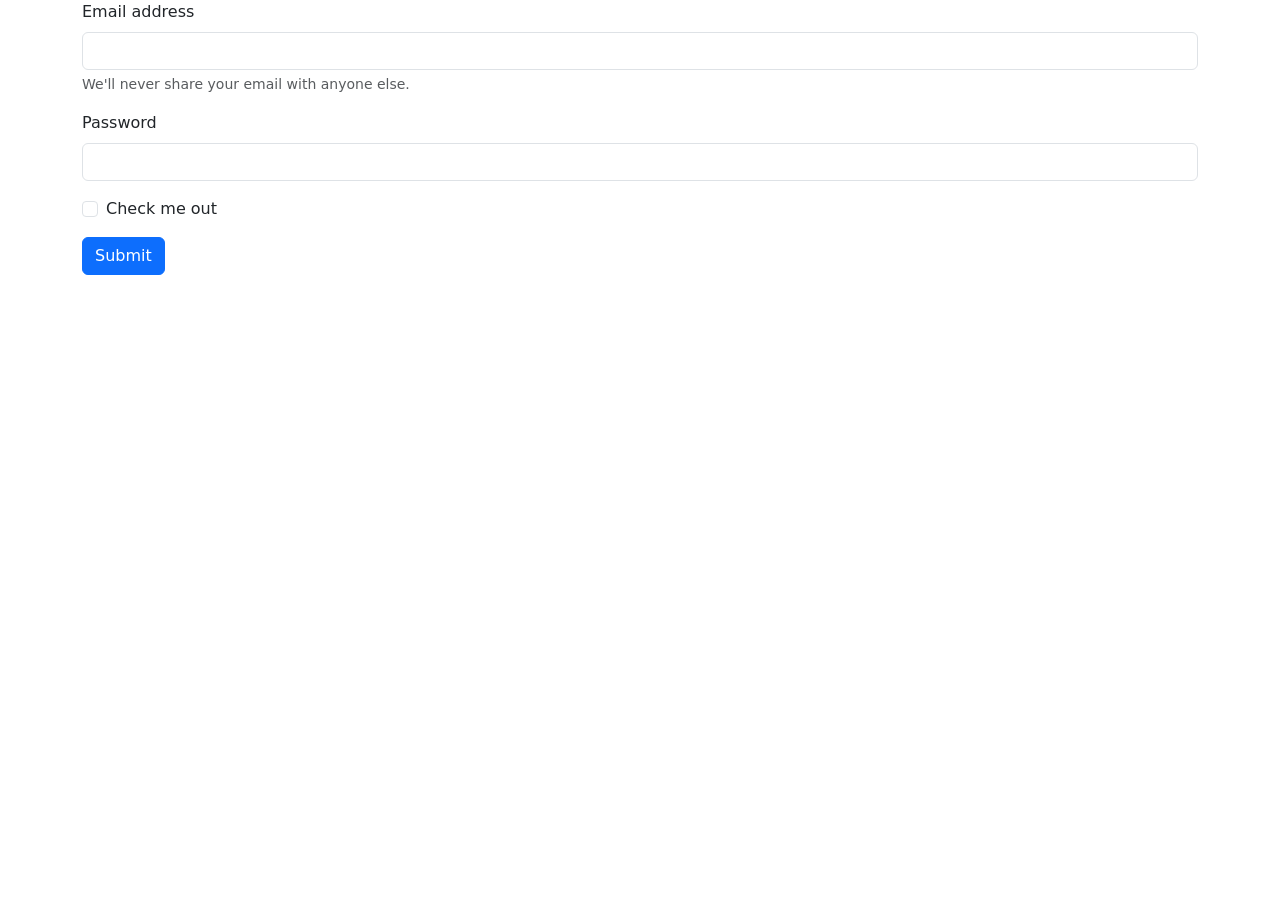
<file: kadai_015/bootstrap/index.html>
<html>
  <head>
    <meta charset="utf-8" />
    <link rel="stylesheet" href="css/bootstrap.min.css" />
    <title>Bootstrap</title>
  </head>
  <body>
    <div class="container">
      <form>
        <div class="mb-3">
          <label for="exampleInputEmail1" class="form-label"
            >Email address</label
          >
          <input
            type="email"
            class="form-control"
            id="exampleInputEmail1"
            aria-describedby="emailHelp"
          />
          <div id="emailHelp" class="form-text">
            We'll never share your email with anyone else.
          </div>
        </div>
        <div class="mb-3">
          <label for="exampleInputPassword1" class="form-label">Password</label>
          <input
            type="password"
            class="form-control"
            id="exampleInputPassword1"
          />
        </div>
        <div class="mb-3 form-check">
          <input type="checkbox" class="form-check-input" id="exampleCheck1" />
          <label class="form-check-label" for="exampleCheck1"
            >Check me out</label
          >
        </div>
        <button type="submit" class="btn btn-primary">Submit</button>
      </form>
    </div>
    <script src="js/bootstrap.min.js"></script>
  </body>
</html>
</file>
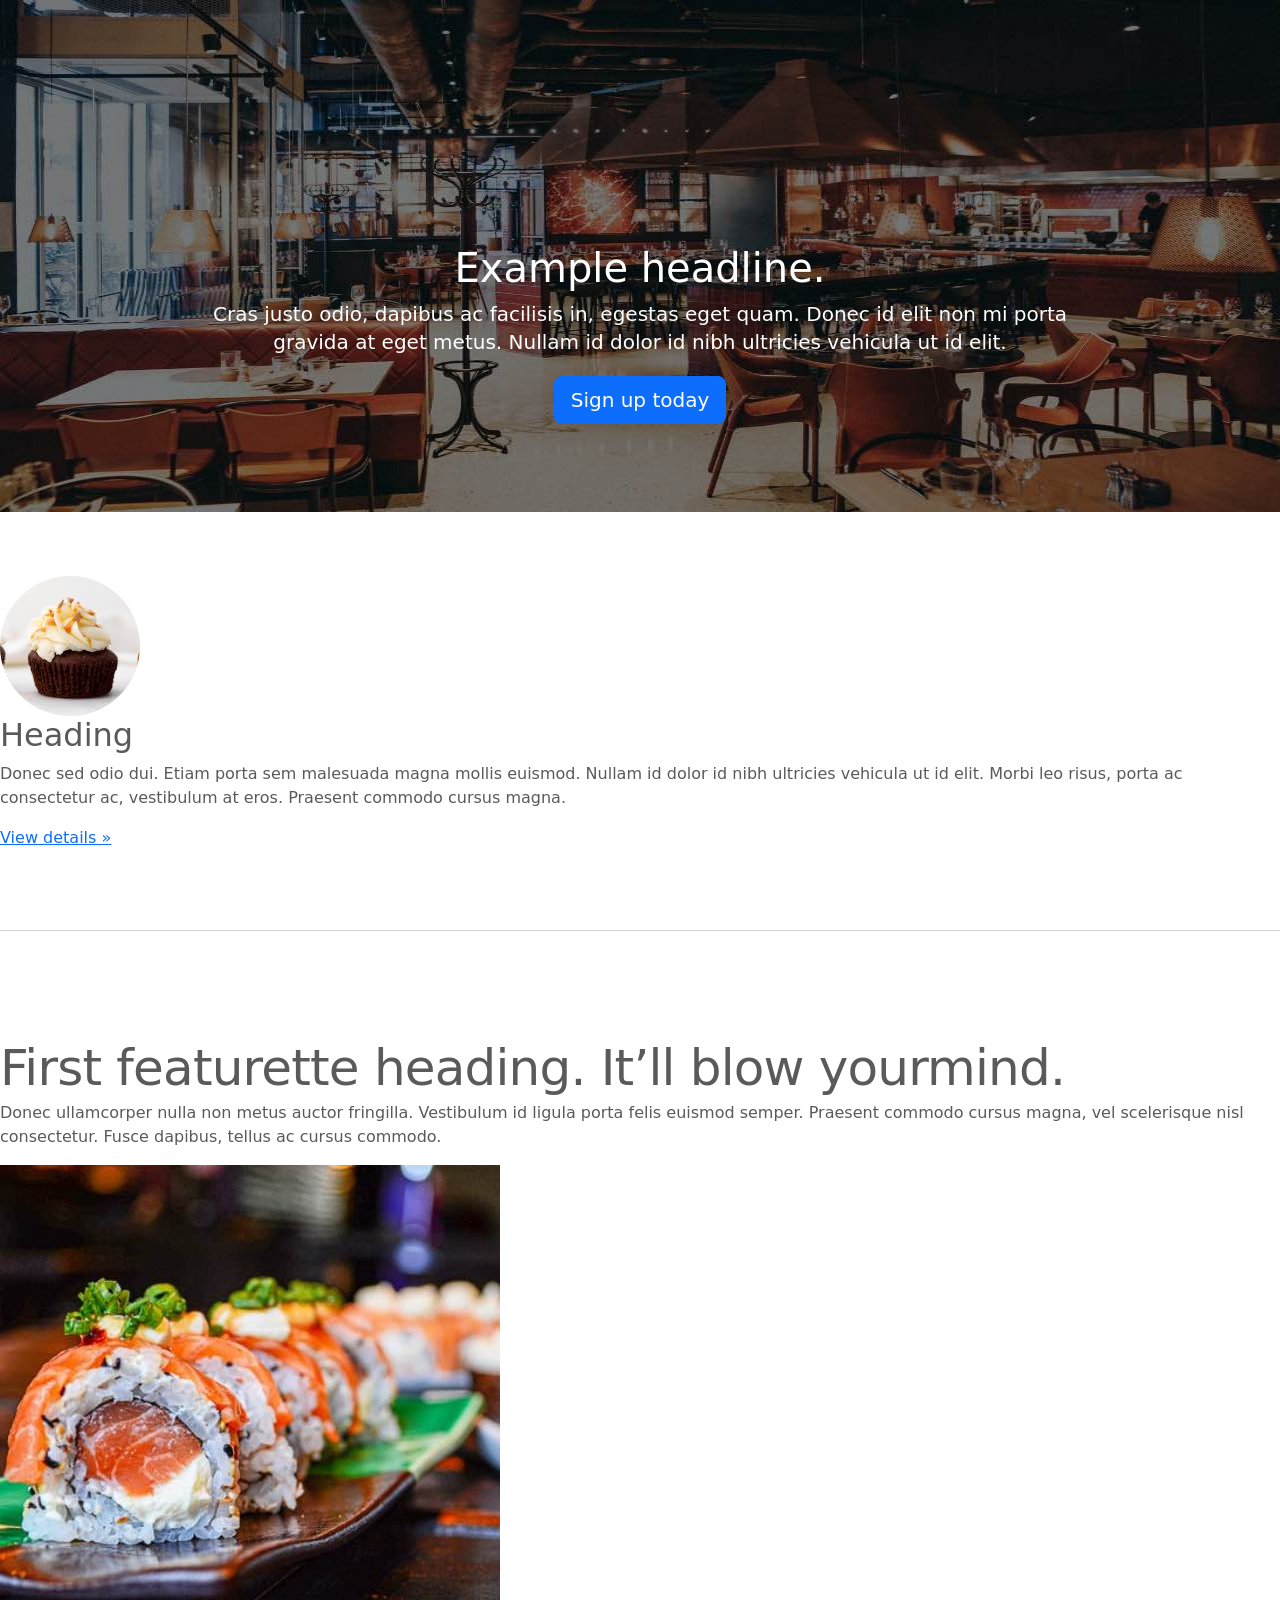
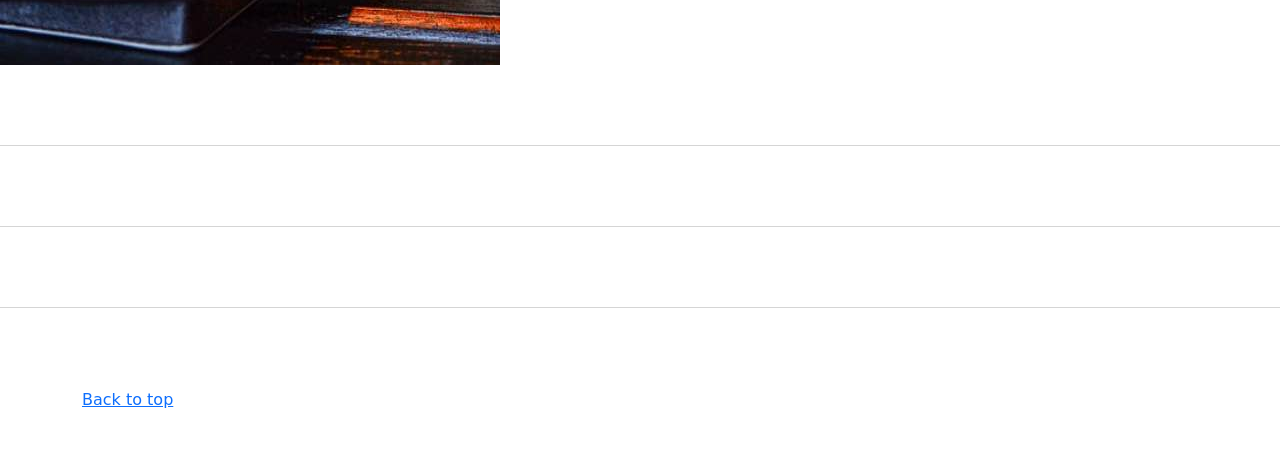
<file: kadai_003/index_for_student.html>
<!DOCTYPE html>
<html lang="en">
  <head>
    <meta charset="utf-8" />
    <meta name="viewport" content="width=device-width, initial-scale=1" />
    <meta name="description" content="" />
    <meta
      name="author"
      content="Mark Otto, Jacob Thornton, and Bootstrap contributors"
    />
    <meta name="generator" content="Hugo 0.79.0" />
    <title>Carousel Template · Bootstrap v5.0</title>
    <link
      rel="canonical"
      href="https://getbootstrap.com/docs/5.0/examples/carousel/"
    />
    <!-- ************************************************ bootstrap.min.cssの読み込み -->
    <link
      href="https://cdn.jsdelivr.net/npm/bootstrap@5.0.0-beta1/dist/css/bootstrap.min.css"
      rel="stylesheet"
      integrity="sha384-giJF6kkoqNQ00vy+HMDP7azOuL0xtbfIcaT9wjKHr8RbDVddVHyTfAAsrekwKmP1"
      crossorigin="anonymous"
    />
    <!-- <link href="dist/css/bootstrap.min.css" rel="stylesheet"> -->
    <!-- ************************************************ carousel.cssの読み込み -->
    <link href="carousel.css" rel="stylesheet" />
    <!-- ************************************************ bootstrap.bundle.min.jsの読み込み -->
    <script
      src="https://cdn.jsdelivr.net/npm/bootstrap@5.0.0-beta1/dist/js/bootstrap.bundle.min.js"
      integrity="sha384-ygbV9kiqUc6oa4msXn9868pTtWMgiQaeYH7/t7LECLbyPA2x65Kgf80OJFdroafW"
      crossorigin="anonymous"
      defer
    ></script>
    <!-- <script src="dist/js/bootstrap.bundle.min.js" defer></script> -->
  </head>
  <body>
    <main>
      <!-- ************************************************ カールセル開始 -->
      <div
        id="carouselExampleFade"
        class="carousel slide carousel-fade"
        data-bs-ride="carousel"
      >
        <div class="carousel-inner">
          <div class="carousel-item active">
            <img
              src="img/top_1.jpg"
              class="d-block w-100"
              alt="サンプル画像1"
            />
            <div class="container">
              <div class="carousel-caption">
                <h1>Example headline.</h1>
                <p>
                  Cras justo odio, dapibus ac facilisis in, egestas eget quam.
                  Donec id elit non mi porta gravida at eget metus. Nullam id
                  dolor id nibh ultricies vehicula ut id elit.
                </p>
                <p>
                  <a class="btn btn-lg btn-primary" href="#" role="button"
                    >Sign up today</a
                  >
                </p>
              </div>
            </div>
          </div>
          <div class="carousel-item">
            <img
              src="img/top_2.jpg"
              class="d-block w-100"
              alt="サンプル画像2"
            />
            <div class="container">
              <div class="carousel-caption">
                <h1>Example headline.</h1>
                <p>
                  Cras justo odio, dapibus ac facilisis in, egestas eget quam.
                  Donec id elit non mi porta gravida at eget metus. Nullam id
                  dolor id nibh ultricies vehicula ut id elit.
                </p>
                <p>
                  <a class="btn btn-lg btn-primary" href="#" role="button"
                    >Sign up today</a
                  >
                </p>
              </div>
            </div>
          </div>
          <div class="carousel-item">
            <img
              src="img/top_3.jpg"
              class="d-block w-100"
              alt="サンプル画像3"
            />
            <div class="container">
              <div class="carousel-caption">
                <h1>Example headline.</h1>
                <p>
                  Cras justo odio, dapibus ac facilisis in, egestas eget quam.
                  Donec id elit non mi porta gravida at eget metus. Nullam id
                  dolor id nibh ultricies vehicula ut id elit.
                </p>
                <p>
                  <a class="btn btn-lg btn-primary" href="#" role="button"
                    >Sign up today</a
                  >
                </p>
              </div>
            </div>
          </div>
        </div>
      </div>

      <!-- ************************************************ カールセル終了 -->
      <!-- <div class="container marketing"> -->
      <div class="">
        <!-- <div class="row"> -->
        <div class="">
          <!-- <div class="col-lg-4"> -->
          <div class="">
            <img
              src="img/cake.jpg"
              class="rounded-circle"
              alt="サンプル画像2"
            />
            <h2>Heading</h2>
            <p>
              Donec sed odio dui. Etiam porta sem malesuada magna mollis
              euismod. Nullam id dolor id nibh ultricies vehicula ut id elit.
              Morbi leo risus, porta ac consectetur ac, vestibulum at eros.
              Praesent commodo cursus magna.
            </p>
            <!-- <p><a class="btn btn-secondary" href="#" role="button">View details &raquo;</a></p> -->
            <p><a class="" href="#" role="button">View details &raquo;</a></p>
          </div>
        </div>
        <hr class="featurette-divider" />
        <!-- <div class="row"> -->
        <div class="">
          <!-- <div class="col-md-7"> -->
          <div class="">
            <!-- <h2 class="featurette-heading">First featurette heading. <span class="text-muted">It’ll blow yourmind.</span> -->
            <h2 class="featurette-heading">
              First featurette heading.
              <span class="">It’ll blow yourmind.</span>
            </h2>
            <!-- <p class="lead">Donec ullamcorper nulla non metus auctor fringilla. Vestibulum id ligula porta felis
              euismod
              semper. Praesent commodo cursus magna, vel scelerisque nisl consectetur. Fusce dapibus, tellus ac cursus
              commodo.</p> -->
            <p class="">
              Donec ullamcorper nulla non metus auctor fringilla. Vestibulum id
              ligula porta felis euismod semper. Praesent commodo cursus magna,
              vel scelerisque nisl consectetur. Fusce dapibus, tellus ac cursus
              commodo.
            </p>
          </div>
          <!-- <div class="col-md-5"> -->
          <div class="">
            <!-- <img src="img/sushi.jpg" class="img-fluid" alt=""> -->
            <img src="img/sushi.jpg" class="" alt="サンプル画像3" />
          </div>
        </div>
        <hr class="featurette-divider" />
        <!-- ここにもう一つ左右を反転させたものを作ります。 -->
        <hr class="featurette-divider" />
        <!-- ここにもう一つ左右を反転させたものを作ります。 -->
        <hr class="featurette-divider" />
        <footer class="container">
          <!-- <p class="float-end"><a href="#">Back to top</a></p> -->
          <p class=""><a href="#">Back to top</a></p>
        </footer>
      </div>
    </main>
  </body>
</html>
</file>
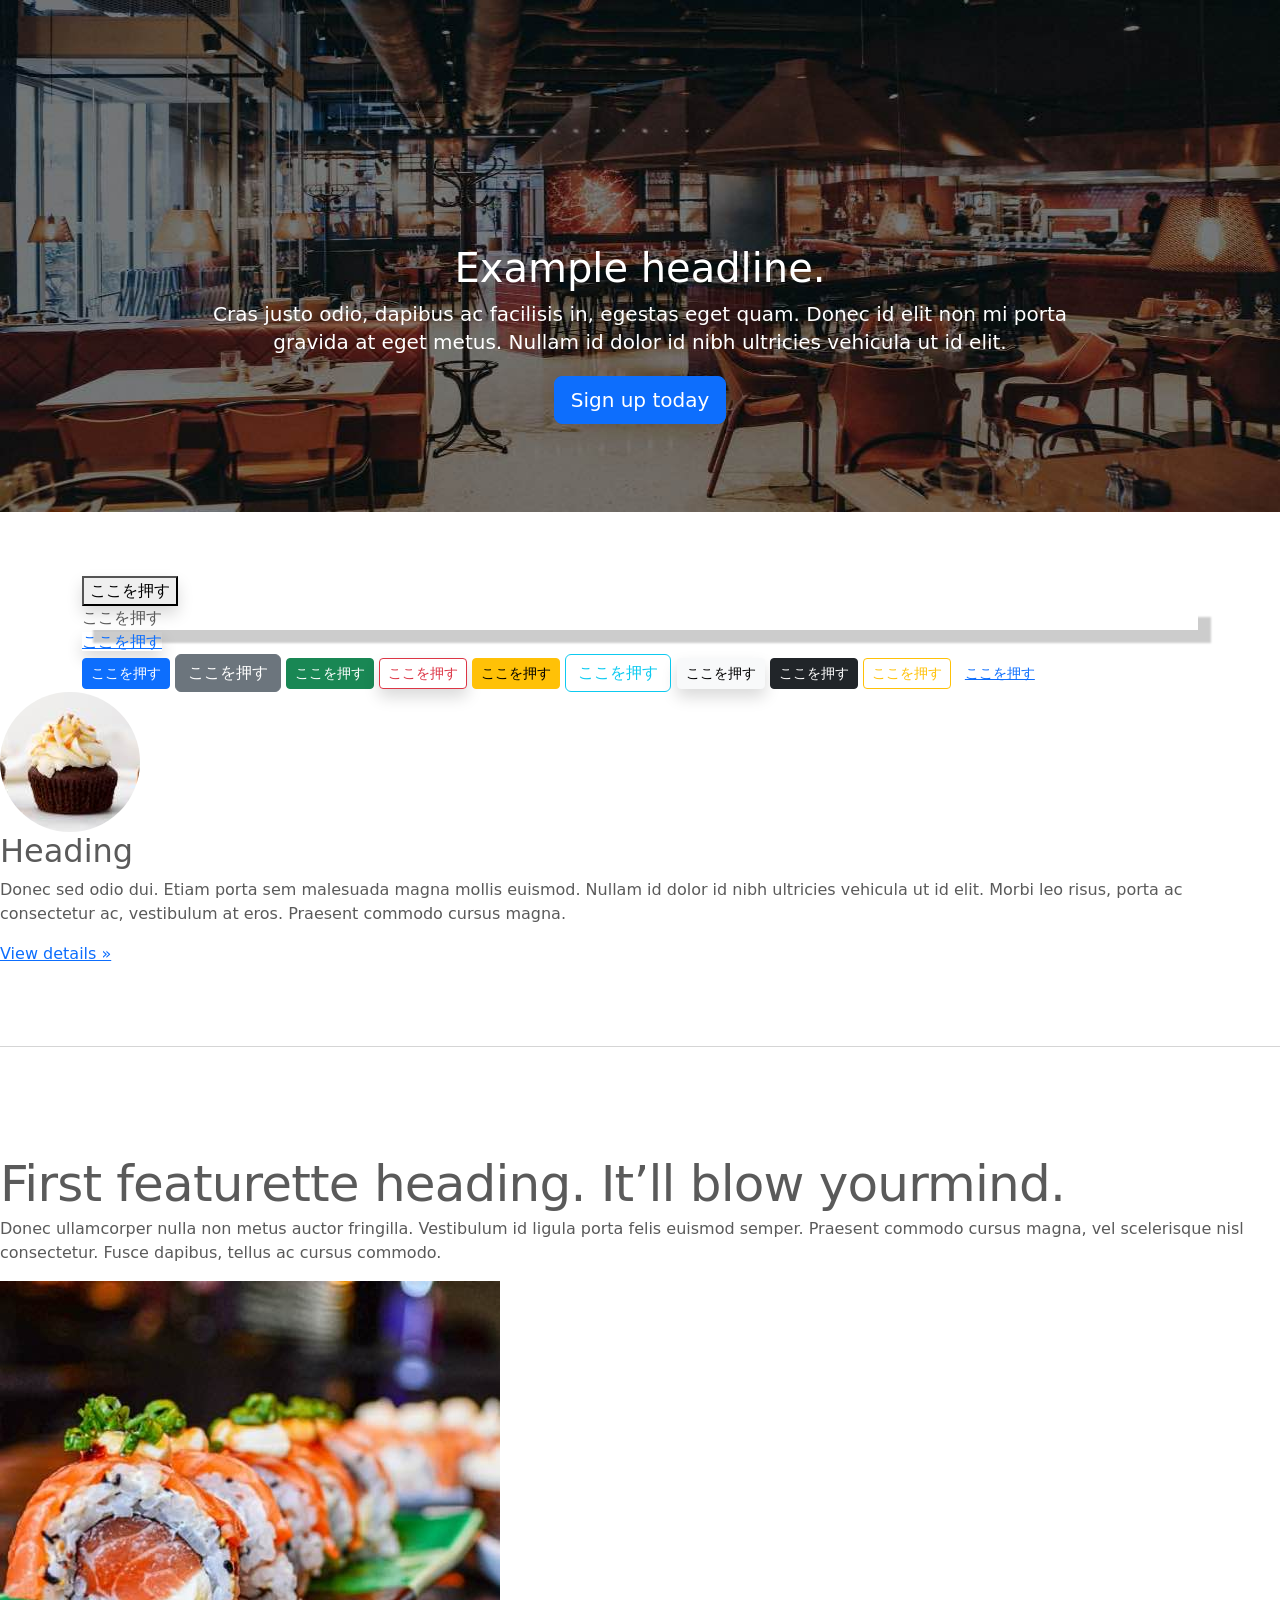
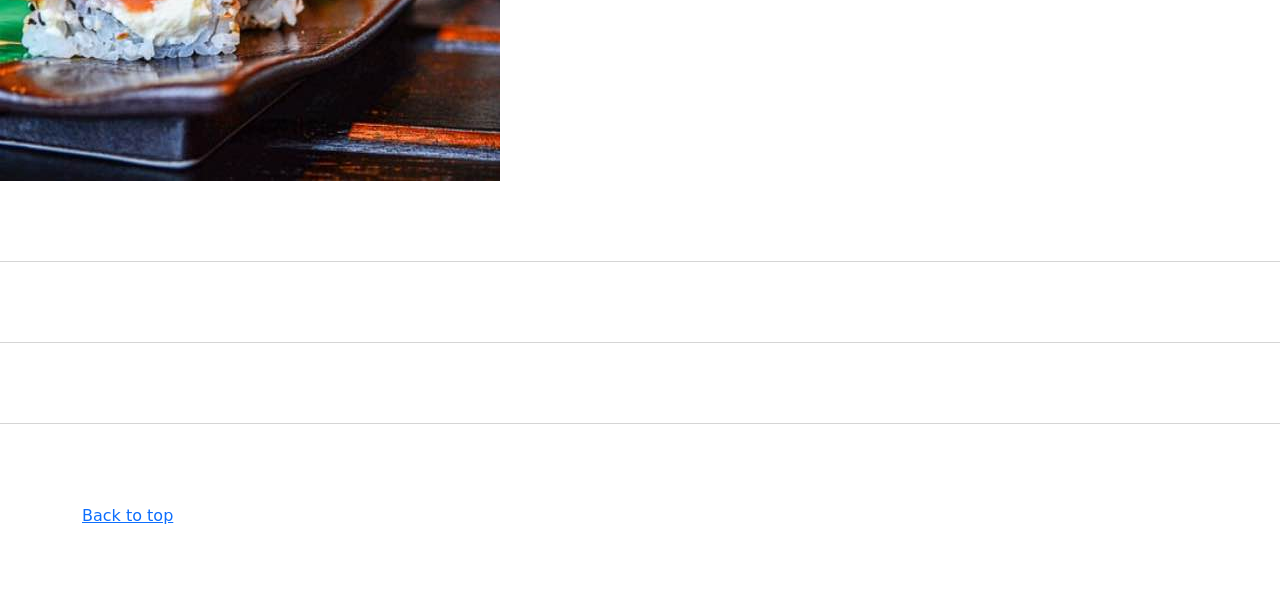
<file: kadai_004/index_for_student.html>
<!DOCTYPE html>
<html lang="en">
  <head>
    <meta charset="utf-8" />
    <meta name="viewport" content="width=device-width, initial-scale=1" />
    <meta name="description" content="" />
    <meta
      name="author"
      content="Mark Otto, Jacob Thornton, and Bootstrap contributors"
    />
    <meta name="generator" content="Hugo 0.79.0" />
    <title>Carousel Template · Bootstrap v5.0</title>
    <link
      rel="canonical"
      href="https://getbootstrap.com/docs/5.0/examples/carousel/"
    />
    <!-- ************************************************ bootstrap.min.cssの読み込み -->
    <link
      href="https://cdn.jsdelivr.net/npm/bootstrap@5.0.0-beta1/dist/css/bootstrap.min.css"
      rel="stylesheet"
      integrity="sha384-giJF6kkoqNQ00vy+HMDP7azOuL0xtbfIcaT9wjKHr8RbDVddVHyTfAAsrekwKmP1"
      crossorigin="anonymous"
    />
    <!-- <link href="dist/css/bootstrap.min.css" rel="stylesheet"> -->
    <!-- ************************************************ carousel.cssの読み込み -->
    <link href="carousel.css" rel="stylesheet" />
    <!-- ************************************************ bootstrap.bundle.min.jsの読み込み -->
    <script
      src="https://cdn.jsdelivr.net/npm/bootstrap@5.0.0-beta1/dist/js/bootstrap.bundle.min.js"
      integrity="sha384-ygbV9kiqUc6oa4msXn9868pTtWMgiQaeYH7/t7LECLbyPA2x65Kgf80OJFdroafW"
      crossorigin="anonymous"
      defer
    ></script>
    <!-- <script src="dist/js/bootstrap.bundle.min.js" defer></script> -->
  </head>
  <body>
    <main>
      <!-- ************************************************ カールセル開始 -->
      <div
        id="carouselExampleFade"
        class="carousel slide carousel-fade"
        data-bs-ride="carousel"
      >
        <div class="carousel-inner">
          <div class="carousel-item active">
            <img
              src="img/top_1.jpg"
              class="d-block w-100"
              alt="サンプル画像1"
            />
            <div class="container">
              <div class="carousel-caption">
                <h1>Example headline.</h1>
                <p>
                  Cras justo odio, dapibus ac facilisis in, egestas eget quam.
                  Donec id elit non mi porta gravida at eget metus. Nullam id
                  dolor id nibh ultricies vehicula ut id elit.
                </p>
                <p>
                  <a class="btn btn-lg btn-primary" href="#" role="button"
                    >Sign up today</a
                  >
                </p>
              </div>
            </div>
          </div>
          <div class="carousel-item">
            <img
              src="img/top_2.jpg"
              class="d-block w-100"
              alt="サンプル画像2"
            />
            <div class="container">
              <div class="carousel-caption">
                <h1>Example headline.</h1>
                <p>
                  Cras justo odio, dapibus ac facilisis in, egestas eget quam.
                  Donec id elit non mi porta gravida at eget metus. Nullam id
                  dolor id nibh ultricies vehicula ut id elit.
                </p>
                <p>
                  <a class="btn btn-lg btn-primary" href="#" role="button"
                    >Sign up today</a
                  >
                </p>
              </div>
            </div>
          </div>
          <div class="carousel-item">
            <img
              src="img/top_3.jpg"
              class="d-block w-100"
              alt="サンプル画像3"
            />
            <div class="container">
              <div class="carousel-caption">
                <h1>Example headline.</h1>
                <p>
                  Cras justo odio, dapibus ac facilisis in, egestas eget quam.
                  Donec id elit non mi porta gravida at eget metus. Nullam id
                  dolor id nibh ultricies vehicula ut id elit.
                </p>
                <p>
                  <a class="btn btn-lg btn-primary" href="#" role="button"
                    >Sign up today</a
                  >
                </p>
              </div>
            </div>
          </div>
        </div>
      </div>

      <!-- ************************************************ カールセル終了 -->

      <div class="container">
        <style>
          .button-test {
            
            box-shadow: 12px 12px 2px 1px rgba(0, 0, 0, 20%);
            }
        </style>

        <!-- buttonテスト -->
        <button class="btn-primary btn-lg shadow">ここを押す</button>
        <div class="button-test">ここを押す</div>

        <a href="" class="btn-info btn-sm shadow">ここを押す</a>
<br>
        <!-- ここから追加部分 -->
        <button type="button" class="btn btn-primary btn-sm">ここを押す</button>
        <button type="button" class="btn btn-secondary">ここを押す</button>
        <button type="button" class="btn btn-success btn-sm">ここを押す</button>
        <button type="button" class="btn btn-outline-danger shadow btn-sm">ここを押す</button>
        <button type="button" class="btn btn-warning btn-sm">ここを押す</button>
        <button type="button" class="btn btn-outline-info">ここを押す</button>
        <button type="button" class="btn btn-light btn-sm shadow">ここを押す</button>
        <button type="button" class="btn btn-dark btn-sm">ここを押す</button>
        <button type="button" class="btn btn-outline-warning btn-sm">ここを押す</button>
        <button type="button" class="btn btn-link btn-sm">ここを押す</button>
        
        <!-- ここまで -->
      </div>

      <!-- <div class="container marketing"> -->
      <div class="">
        <!-- <div class="row"> -->
        <div class="">
          <!-- <div class="col-lg-4"> -->
          <div class="">
            <img
              src="img/cake.jpg"
              class="rounded-circle"
              alt="サンプル画像2"
            />
            <h2>Heading</h2>
            <p>
              Donec sed odio dui. Etiam porta sem malesuada magna mollis
              euismod. Nullam id dolor id nibh ultricies vehicula ut id elit.
              Morbi leo risus, porta ac consectetur ac, vestibulum at eros.
              Praesent commodo cursus magna.
            </p>
            <!-- <p><a class="btn btn-secondary" href="#" role="button">View details &raquo;</a></p> -->
            <p><a class="" href="#" role="button">View details &raquo;</a></p>
          </div>
        </div>
        <hr class="featurette-divider" />
        <!-- <div class="row"> -->
        <div class="">
          <!-- <div class="col-md-7"> -->
          <div class="">
            <!-- <h2 class="featurette-heading">First featurette heading. <span class="text-muted">It’ll blow yourmind.</span> -->
            <h2 class="featurette-heading">
              First featurette heading.
              <span class="">It’ll blow yourmind.</span>
            </h2>
            <!-- <p class="lead">Donec ullamcorper nulla non metus auctor fringilla. Vestibulum id ligula porta felis
              euismod
              semper. Praesent commodo cursus magna, vel scelerisque nisl consectetur. Fusce dapibus, tellus ac cursus
              commodo.</p> -->
            <p class="">
              Donec ullamcorper nulla non metus auctor fringilla. Vestibulum id
              ligula porta felis euismod semper. Praesent commodo cursus magna,
              vel scelerisque nisl consectetur. Fusce dapibus, tellus ac cursus
              commodo.
            </p>
          </div>
          <!-- <div class="col-md-5"> -->
          <div class="">
            <!-- <img src="img/sushi.jpg" class="img-fluid" alt=""> -->
            <img src="img/sushi.jpg" class="" alt="サンプル画像3" />
          </div>
        </div>
        <hr class="featurette-divider" />
        <!-- ここにもう一つ左右を反転させたものを作ります。 -->
        <hr class="featurette-divider" />
        <!-- ここにもう一つ左右を反転させたものを作ります。 -->
        <hr class="featurette-divider" />
        <footer class="container">
          <!-- <p class="float-end"><a href="#">Back to top</a></p> -->
          <p class=""><a href="#">Back to top</a></p>
        </footer>
      </div>
    </main>
  </body>
</html>
</file>
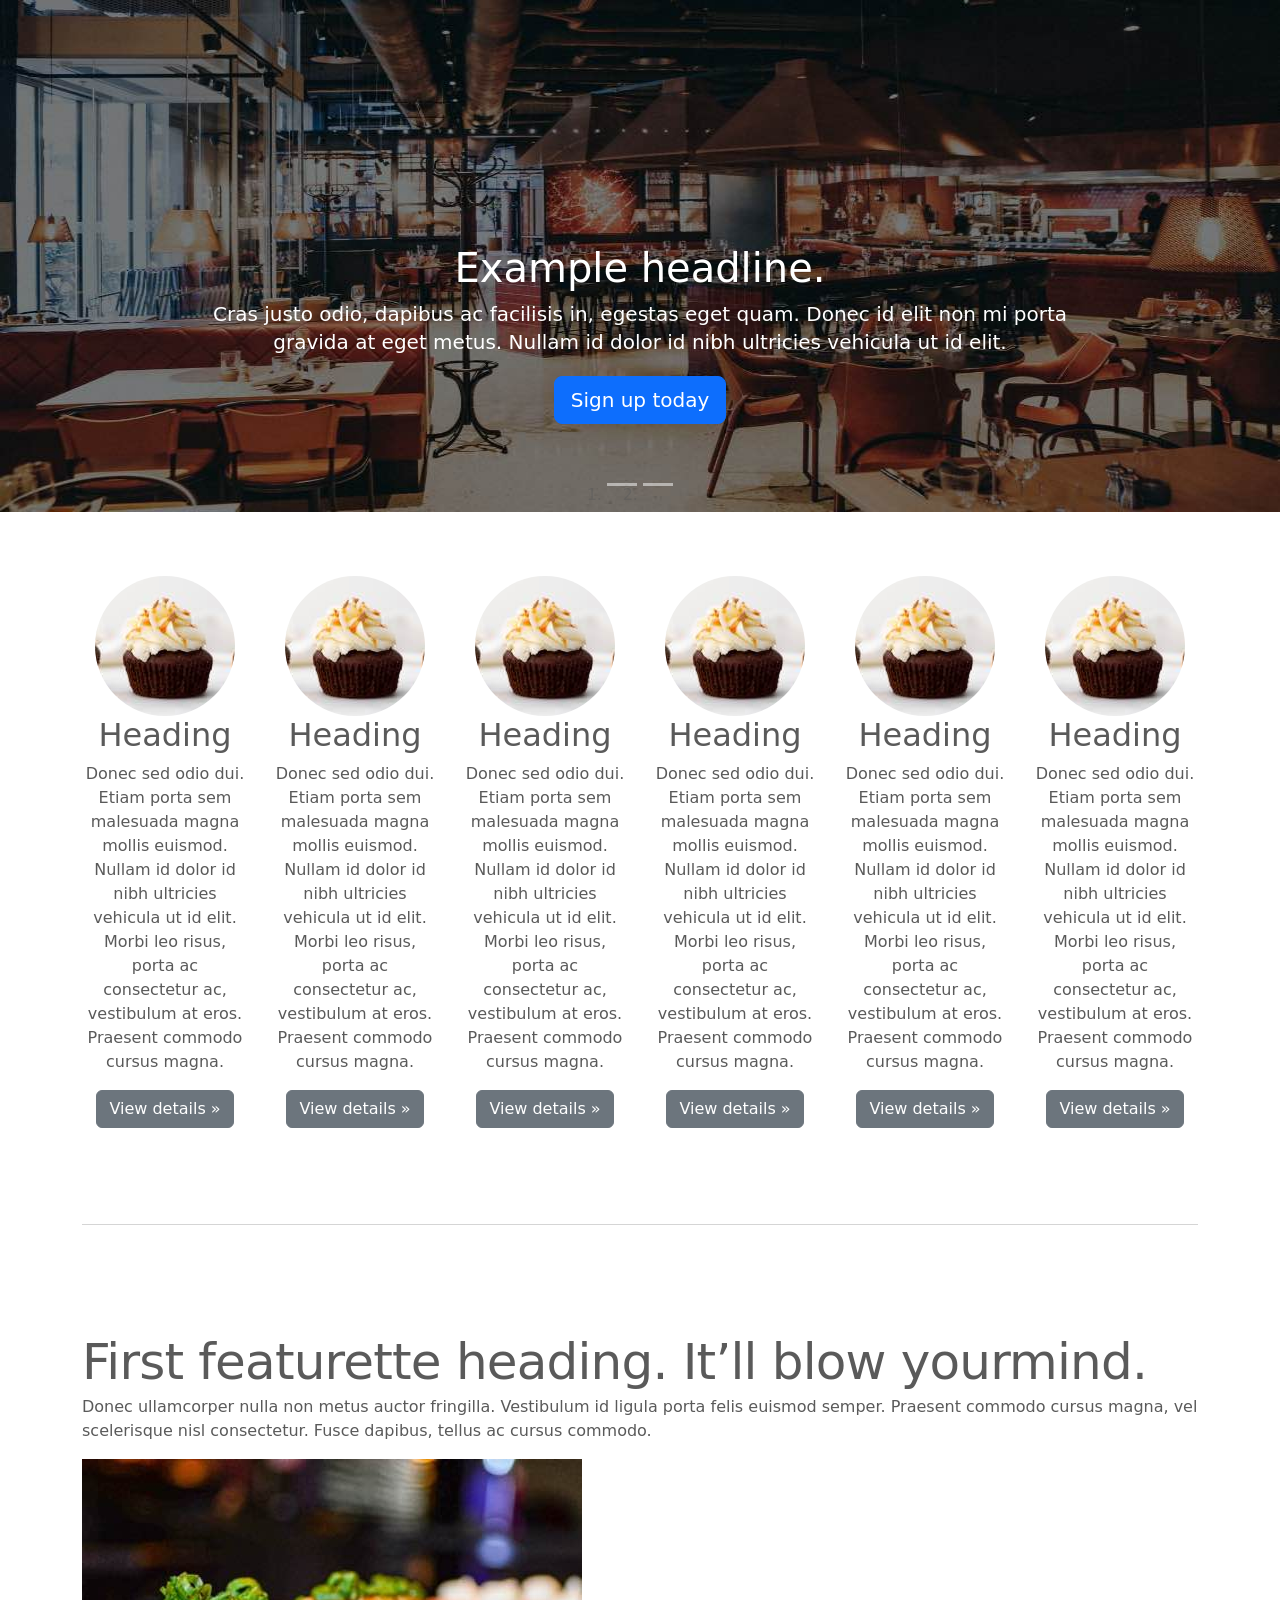
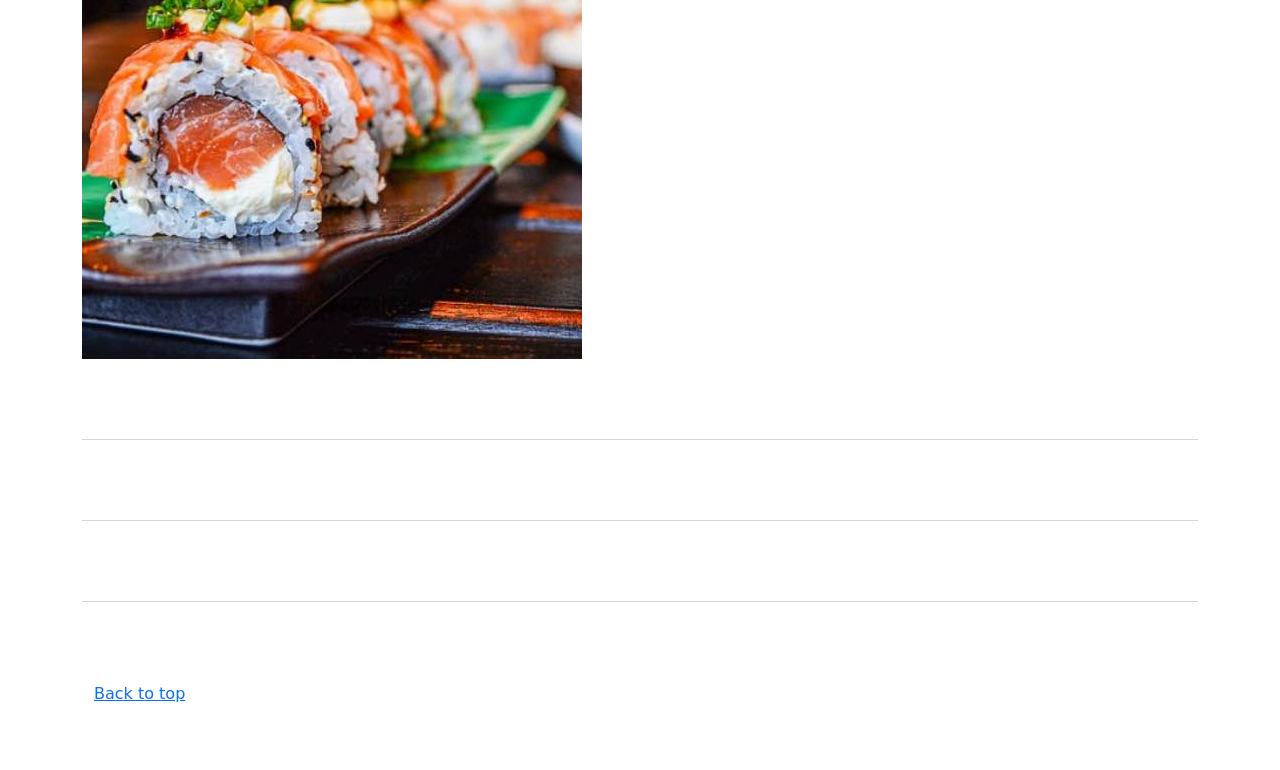
<file: kadai_005/index_for_student.html>
<!DOCTYPE html>
<html lang="en">
  <head>
    <meta charset="utf-8" />
    <meta name="viewport" content="width=device-width, initial-scale=1" />
    <meta name="description" content="" />
    <meta
      name="author"
      content="Mark Otto, Jacob Thornton, and Bootstrap contributors"
    />
    <meta name="generator" content="Hugo 0.79.0" />
    <title>Carousel Template · Bootstrap v5.0</title>
    <link
      rel="canonical"
      href="https://getbootstrap.com/docs/5.0/examples/carousel/"
    />
    <!-- ************************************************ bootstrap.min.cssの読み込み -->
    <link
      href="https://cdn.jsdelivr.net/npm/bootstrap@5.0.0-beta1/dist/css/bootstrap.min.css"
      rel="stylesheet"
      integrity="sha384-giJF6kkoqNQ00vy+HMDP7azOuL0xtbfIcaT9wjKHr8RbDVddVHyTfAAsrekwKmP1"
      crossorigin="anonymous"
    />
    <!-- <link href="dist/css/bootstrap.min.css" rel="stylesheet"> -->
    <!-- ************************************************ carousel.cssの読み込み -->
    <link href="carousel.css" rel="stylesheet" />
    <!-- ************************************************ bootstrap.bundle.min.jsの読み込み -->
    <script
      src="https://cdn.jsdelivr.net/npm/bootstrap@5.0.0-beta1/dist/js/bootstrap.bundle.min.js"
      integrity="sha384-ygbV9kiqUc6oa4msXn9868pTtWMgiQaeYH7/t7LECLbyPA2x65Kgf80OJFdroafW"
      crossorigin="anonymous"
      defer
    ></script>
    <!-- <script src="dist/js/bootstrap.bundle.min.js" defer></script> -->
  </head>
  <body>
    <main>
      <!-- /======== 前略 ========/ -->

      <!-- カルーセル開始 -->
      <!-- carousel クラス と slide クラスを適用します -->
      <div id="myCarousel" class="carousel slide" data-bs-ride="carousel">
        <ol class="carousel-indicators">
          <li
            data-bs-target="#carouselExampleCaptions"
            data-bs-slide-to="1"
          ></li>
          <li
            data-bs-target="#carouselExampleCaptions"
            data-bs-slide-to="2"
          ></li>
        </ol>
        <div class="carousel-inner">
          <div class="carousel-item active">
            <img src="img/top_1.jpg" alt="サンプル画像1" />
            <div class="container">
              <div class="carousel-caption">
                <h1>Example headline.</h1>
                <p>
                  Cras justo odio, dapibus ac facilisis in, egestas eget quam.
                  Donec id elit non mi porta gravida at eget metus. Nullam id
                  dolor id nibh ultricies vehicula ut id elit.
                </p>
                <p>
                  <a class="btn btn-lg btn-primary" href="#" role="button"
                    >Sign up today</a
                  >
                </p>
              </div>
            </div>
          </div>
        </div>
      </div>
      <!-- ************************************************ カルーセル終了 -->

      <div class="container">
        <div class="row">
          <!-- ここのclassを変更する -->
          <div class="col-md-2 col-6 text-center">
            <!-- ここまで -->

            <img
              src="img/cake.jpg"
              class="rounded-circle"
              alt="サンプル画像2"
            />
            <h2>Heading</h2>
            <p>
              Donec sed odio dui. Etiam porta sem malesuada magna mollis
              euismod. Nullam id dolor id nibh ultricies vehicula ut id elit.
              Morbi leo risus, porta ac consectetur ac, vestibulum at eros.
              Praesent commodo cursus magna.
            </p>
            <p>
              <a class="btn btn-secondary" href="#" role="button"
                >View details &raquo;</a
              >
            </p>
          </div>
          <!-- 残り5つも同様に変更する -->

          <div class="col-md-2 col-6 text-center">
            <!-- ここまで -->

            <img
              src="img/cake.jpg"
              class="rounded-circle"
              alt="サンプル画像2"
            />
            <h2>Heading</h2>
            <p>
              Donec sed odio dui. Etiam porta sem malesuada magna mollis
              euismod. Nullam id dolor id nibh ultricies vehicula ut id elit.
              Morbi leo risus, porta ac consectetur ac, vestibulum at eros.
              Praesent commodo cursus magna.
            </p>
            <p>
              <a class="btn btn-secondary" href="#" role="button"
                >View details &raquo;</a
              >
            </p>
          </div>
          <div class="col-md-2 col-6 text-center">
            <!-- ここまで -->

            <img
              src="img/cake.jpg"
              class="rounded-circle"
              alt="サンプル画像2"
            />
            <h2>Heading</h2>
            <p>
              Donec sed odio dui. Etiam porta sem malesuada magna mollis
              euismod. Nullam id dolor id nibh ultricies vehicula ut id elit.
              Morbi leo risus, porta ac consectetur ac, vestibulum at eros.
              Praesent commodo cursus magna.
            </p>
            <p>
              <a class="btn btn-secondary" href="#" role="button"
                >View details &raquo;</a
              >
            </p>
          </div>

          <div class="col-md-2 col-6 text-center">
            <!-- ここまで -->

            <img
              src="img/cake.jpg"
              class="rounded-circle"
              alt="サンプル画像2"
            />
            <h2>Heading</h2>
            <p>
              Donec sed odio dui. Etiam porta sem malesuada magna mollis
              euismod. Nullam id dolor id nibh ultricies vehicula ut id elit.
              Morbi leo risus, porta ac consectetur ac, vestibulum at eros.
              Praesent commodo cursus magna.
            </p>
            <p>
              <a class="btn btn-secondary" href="#" role="button"
                >View details &raquo;</a
              >
            </p>
          </div>

          <div class="col-md-2 col-6 text-center">
            <!-- ここまで -->

            <img
              src="img/cake.jpg"
              class="rounded-circle"
              alt="サンプル画像2"
            />
            <h2>Heading</h2>
            <p>
              Donec sed odio dui. Etiam porta sem malesuada magna mollis
              euismod. Nullam id dolor id nibh ultricies vehicula ut id elit.
              Morbi leo risus, porta ac consectetur ac, vestibulum at eros.
              Praesent commodo cursus magna.
            </p>
            <p>
              <a class="btn btn-secondary" href="#" role="button"
                >View details &raquo;</a
              >
            </p>
          </div>

          <div class="col-md-2 col-6 text-center">
            <!-- ここまで -->

            <img
              src="img/cake.jpg"
              class="rounded-circle"
              alt="サンプル画像2"
            />
            <h2>Heading</h2>
            <p>
              Donec sed odio dui. Etiam porta sem malesuada magna mollis
              euismod. Nullam id dolor id nibh ultricies vehicula ut id elit.
              Morbi leo risus, porta ac consectetur ac, vestibulum at eros.
              Praesent commodo cursus magna.
            </p>
            <p>
              <a class="btn btn-secondary" href="#" role="button"
                >View details &raquo;</a
              >
            </p>
          </div>


          <!-- /======== 後略 ========/a -->
        </div>
        <hr class="featurette-divider" />
        <!-- <div class="row"> -->
        <div class="">
          <!-- <div class="col-md-7"> -->
          <div class="">
            <!-- <h2 class="featurette-heading">First featurette heading. <span class="text-muted">It’ll blow yourmind.</span> -->
            <h2 class="featurette-heading">
              First featurette heading.
              <span class="">It’ll blow yourmind.</span>
            </h2>
            <!-- <p class="lead">Donec ullamcorper nulla non metus auctor fringilla. Vestibulum id ligula porta felis
              euismod
              semper. Praesent commodo cursus magna, vel scelerisque nisl consectetur. Fusce dapibus, tellus ac cursus
              commodo.</p> -->
            <p class="">
              Donec ullamcorper nulla non metus auctor fringilla. Vestibulum id
              ligula porta felis euismod semper. Praesent commodo cursus magna,
              vel scelerisque nisl consectetur. Fusce dapibus, tellus ac cursus
              commodo.
            </p>
          </div>
          <!-- <div class="col-md-5"> -->
          <div class="">
            <!-- <img src="img/sushi.jpg" class="img-fluid" alt=""> -->
            <img src="img/sushi.jpg" class="" alt="サンプル画像3" />
          </div>
        </div>
        <hr class="featurette-divider" />
        <!-- ここにもう一つ左右を反転させたものを作ります。 -->
        <hr class="featurette-divider" />
        <!-- ここにもう一つ左右を反転させたものを作ります。 -->
        <hr class="featurette-divider" />
        <footer class="container">
          <!-- <p class="float-end"><a href="#">Back to top</a></p> -->
          <p class=""><a href="#">Back to top</a></p>
        </footer>
      </div>
    </main>
  </body>
</html>
</file>
<file: kadai_015/stylesheet/style.css>
/* ----------------------------------------------- 共通 */
html,
body {
  overflow-x: hidden;
}

body {
  color: #000000;
  font-family: 'Noto Sans JP', sans-serif;
  padding-bottom: 0;
}

p {
  line-height: 2.0em;
  font-weight: 100;
  font-style: normal;
  font-size: 14px;
}

.section_title {
  font-size: 36px;
  font-weight: 600;
}

.section_title::after {
  display: block;
  font-size: 14px;
  font-weight: 400;
  padding: 16px 0 16px;
  width: 100px;
  border-bottom: solid 1px #000000;
}

/* ----------------------------------------------- ナビゲーションバー */
.navbar_brand_logo {
  width: 32px;
  height: 32px;
  display: inline-block;
  margin-right: 15px;
}

.my_navbar_brand,
.my_nav_link {
  font-size: 16px;
  font-family: 'Lora', serif;
  color: #000000 !important;
}

.navbar-toggler {
  padding: 0 !important;
  border: none;
}

#hamburger_btn_check:checked~.hamburger_btn .btn_close {
  display: block;
}

#hamburger_btn_check:checked~.hamburger_btn .btn_open {
  display: none;
}

.btn_close {
  display: none;
}

#hamburger_btn_check {
  display: none;
}

/* ----------------------------------------------- カルーセル */
.my_carousel_caption {
  font-size: 52px;
  padding-top: 1.25rem;
  padding-bottom: 1.25rem;
  color: #fff;
  text-align: center;
  font-family: 'Lora', serif;
  line-height: 1.5em;
}

.my_carousel_caption::before {
  content: url(../img/logoSymbol_White.png);
  display: block;
}

@media screen and (max-width:375px) {
  .my_carousel_caption {
    font-size: 27px;
  }
}

.carousel-item {
  height: 32rem;
}

.carousel-item>img {
  position: absolute;
  top: 0;
  left: 0;
  min-width: 100%;
  height: 32rem;
}

/* ----------------------------------------------- アバウト */
.about::after {
  content: "私たちについて"
}

.about_us_bg {
  background-color: #FFE6A5;
}

/* ----------------------------------------------- ギャラリー */
.gallery::after {
  content: "ギャラリー";
  margin: 0 auto 0;
}

/* ----------------------------------------------- メニュー */
.menu::after {
  content: "メニュー";
  margin: 0 auto 0;
}

.menu_title {
  font-size: 18px;
  font-weight: 600;
  font-style: normal;
}

.menu_price {
  font-size: 20px;
  font-weight: 400;
  font-family: 'Lora', serif;
}


/* ----------------------------------------------- レビュー */
.review_wrapper {
  background-image: url(../img/background-reviews.jpg);
  background-repeat: no-repeat;
  background-size: cover;
}

.review::after {
  content: "お客様の声";
  margin: 0 auto 0;
  border-bottom: solid 1px #FFFFFF;
}

.h_420 {
  height: 420px;
  position: relative;
}

.reviewer_img {
  width: 48px;
  height: 48px;
  border-radius: 50%;
  margin-right: 16px;
}

.star_img {
  width: 25px;
  height: 25px;
}

.fix_bottom {
  position: absolute;
  width: 80px;
  height: 44px;
  left: 24px;
  bottom: 24px;
}

/* ----------------------------------------------- アクセス */
.access::after {
  content: "アクセス";
  margin: 0 auto 0;
}

/* ----------------------------------------------- フッター */
#footer {
  background-color: #FAFAFA;
}

.copy_right {
  font-size: 14px;
  position: absolute;
  bottom: 1rem;
  left: 12px;
  display: flex;
}

.copy_right>p {
  margin-right: 5rem;
  margin-bottom: 0;
}

.copy_right>img.sns_img {
  height: 24px;
  width: 24px;
  margin-right: 10px;
  margin-top: 0;
}

.restaurant_info p {
  font-weight: 400;
  line-height: 1.5;
  font-size: 16px;
}

.restaurant_info img {
  width: 20px;
  height: 20px;
  margin-right: 10px;
  line-height: 1.5;
  margin-top: auto;
}


.footer_brand_logo {
  width: 64px;
  height: 64px;
  display: inline-block;
  margin-right: 15px;
}

.footer_text {
  font-size: 24px;
  font-family: 'Lora', serif;
}



/* chefセクション追加 */
#chef{
  background-color:#fdf5e6;
}

.chef::after{
  content: "シェフ";
}


















/* スマートフォン画面幅（最大991pxまで）でスタイルを適用 */
@media screen and (max-width: 991px) {
  .footer_text,
  .copy_right {
    margin-top: 2rem;
    text-align: center;
    position: relative;
  }

  .copy_right>p, img {
    margin-right: 1rem;
    font-size: 14px;
    margin: 0;
    line-height: 35px;
  }
}

@media screen and (max-width: 375px) {
  .footer_text,
  .copy_right {
    margin-top: 2rem;
    text-align: center;
    position: relative;
  }

  .copy_right>p,
  img {
    margin-right: 1rem;
    font-size: 14px;
    margin: 0;
    line-height: 35px;
  }
}
</file>
<file: kadai_tutorial_output/stylesheet/style.css>
/* ----------------------------------------------- 共通 */
html,
body {
  overflow-x: hidden;
}

body {
  color: #000000;
  font-family: 'Noto Sans JP', sans-serif;
  padding-bottom: 0;
}

p {
  line-height: 2.0em;
  font-weight: 100;
  font-style: normal;
  font-size: 14px;
}

.section_title {
  font-size: 36px;
  font-weight: 600;
}

.section_title::after {
  display: block;
  font-size: 14px;
  font-weight: 400;
  padding: 16px 0 16px;
  width: 100px;
  border-bottom: solid 1px #000000;
}

/* ----------------------------------------------- ナビゲーションバー */
.navbar_brand_logo {
  width: 32px;
  height: 32px;
  display: inline-block;
  margin-right: 15px;
}

.my_navbar_brand,
.my_nav_link {
  font-size: 16px;
  font-family: 'Lora', serif;
  color: #000000 !important;
}

.navbar-toggler {
  padding: 0 !important;
  border: none;
}

#hamburger_btn_check:checked~.hamburger_btn .btn_close {
  display: block;
}

#hamburger_btn_check:checked~.hamburger_btn .btn_open {
  display: none;
}

.btn_close {
  display: none;
}

#hamburger_btn_check {
  display: none;
}

/* ----------------------------------------------- カルーセル */
.my_carousel_caption {
  font-size: 52px;
  padding-top: 1.25rem;
  padding-bottom: 1.25rem;
  color: #fff;
  text-align: center;
  font-family: 'Lora', serif;
  line-height: 1.5em;
}

.my_carousel_caption::before {
  content: url(../img/logoSymbol_White.png);
  display: block;
}

@media screen and (max-width:375px) {
  .my_carousel_caption {
    font-size: 27px;
  }
}

.carousel-item {
  height: 32rem;
}

.carousel-item>img {
  position: absolute;
  top: 0;
  left: 0;
  min-width: 100%;
  height: 32rem;
}

/* ----------------------------------------------- アバウト */
.about::after {
  content: "私たちについて"
}

.about_us_bg {
  background-color: #FFE6A5;
}

/* ----------------------------------------------- ギャラリー */
.gallery::after {
  content: "ギャラリー";
  margin: 0 auto 0;
}

/* ----------------------------------------------- メニュー */
.menu::after {
  content: "メニュー";
  margin: 0 auto 0;
}

.menu_title {
  font-size: 18px;
  font-weight: 600;
  font-style: normal;
}

.menu_price {
  font-size: 20px;
  font-weight: 400;
  font-family: 'Lora', serif;
}


/* ----------------------------------------------- レビュー */
.review_wrapper {
  background-image: url(../img/background-reviews.jpg);
  background-repeat: no-repeat;
  background-size: cover;
}

.review::after {
  content: "お客様の声";
  margin: 0 auto 0;
  border-bottom: solid 1px #FFFFFF;
}

.h_420 {
  height: 420px;
  position: relative;
}

.reviewer_img {
  width: 48px;
  height: 48px;
  border-radius: 50%;
  margin-right: 16px;
}

.star_img {
  width: 25px;
  height: 25px;
}

.fix_bottom {
  position: absolute;
  width: 80px;
  height: 44px;
  left: 24px;
  bottom: 24px;
}

/* ----------------------------------------------- アクセス */
.access::after {
  content: "アクセス";
  margin: 0 auto 0;
}

/* ----------------------------------------------- フッター */
#footer {
  background-color: #FAFAFA;
}

.copy_right {
  font-size: 14px;
  position: absolute;
  bottom: 1rem;
  left: 12px;
  display: flex;
}

.copy_right>p {
  margin-right: 5rem;
  margin-bottom: 0;
}

.copy_right>img.sns_img {
  height: 24px;
  width: 24px;
  margin-right: 10px;
  margin-top: 0;
}

.restaurant_info p {
  font-weight: 400;
  line-height: 1.5;
  font-size: 16px;
}

.restaurant_info img {
  width: 20px;
  height: 20px;
  margin-right: 10px;
  line-height: 1.5;
  margin-top: auto;
}


.footer_brand_logo {
  width: 64px;
  height: 64px;
  display: inline-block;
  margin-right: 15px;
}

.footer_text {
  font-size: 24px;
  font-family: 'Lora', serif;
}

/* スマートフォン画面幅（最大991pxまで）でスタイルを適用 */
@media screen and (max-width: 991px) {
  .footer_text,
  .copy_right {
    margin-top: 2rem;
    text-align: center;
    position: relative;
  }

  .copy_right>p, img {
    margin-right: 1rem;
    font-size: 14px;
    margin: 0;
    line-height: 35px;
  }
}

@media screen and (max-width: 375px) {
  .footer_text,
  .copy_right {
    margin-top: 2rem;
    text-align: center;
    position: relative;
  }

  .copy_right>p,
  img {
    margin-right: 1rem;
    font-size: 14px;
    margin: 0;
    line-height: 35px;
  }
}
</file>
<file: kadai_003/carousel.css>
/* ----------------------------------------------- 全体の文字色修正と下部の余白の調整 */
body {
  /* padding-top: 3rem; */
  padding-bottom: 3rem;
  color: #5a5a5a;
}

/* ----------------------------------------------- カルーセルのカスタマイズ */
.carousel {
  margin-bottom: 4rem;
}

.carousel-caption {
  bottom: 3rem;
  z-index: 10;
}

.carousel-item {
  height: 32rem;
}

.carousel-item > img {
  position: absolute;
  top: 0;
  left: 0;
  min-width: 100%;
  height: 32rem;
}

/* ----------------------------------------------- マーケティングコンテンツ */
.marketing .col-lg-4 {
  margin-bottom: 1.5rem;
  text-align: center;
}

.marketing h2 {
  font-weight: 400;
}

/* rtl:begin:ignore */
.marketing .col-lg-4 p {
  margin-right: .75rem;
  margin-left: .75rem;
}

/* rtl:end:ignore */

/* ----------------------------------------------- フィーチャーレット */
.featurette-divider {
  margin: 5rem 0;
  /* Space out the Bootstrap <hr> more */
}

.featurette-heading {
  font-weight: 300;
  line-height: 1;
  /* rtl:remove */
  letter-spacing: -.05rem;
}

/* ----------------------------------------------- レスポンシブデザイン */
@media (min-width: 40em) {
  .carousel-caption p {
    margin-bottom: 1.25rem;
    font-size: 1.25rem;
    line-height: 1.4;
  }

  .featurette-heading {
    font-size: 50px;
  }
}

@media (min-width: 62em) {
  .featurette-heading {
    margin-top: 7rem;
  }
}
</file>
<file: kadai_004/carousel.css>
/* ----------------------------------------------- 全体の文字色修正と下部の余白の調整 */
body {
  /* padding-top: 3rem; */
  padding-bottom: 3rem;
  color: #5a5a5a;
}

/* ----------------------------------------------- カルーセルのカスタマイズ */
.carousel {
  margin-bottom: 4rem;
}

.carousel-caption {
  bottom: 3rem;
  z-index: 10;
}

.carousel-item {
  height: 32rem;
}

.carousel-item > img {
  position: absolute;
  top: 0;
  left: 0;
  min-width: 100%;
  height: 32rem;
}

/* ----------------------------------------------- マーケティングコンテンツ */
.marketing .col-lg-4 {
  margin-bottom: 1.5rem;
  text-align: center;
}

.marketing h2 {
  font-weight: 400;
}

/* rtl:begin:ignore */
.marketing .col-lg-4 p {
  margin-right: .75rem;
  margin-left: .75rem;
}

/* rtl:end:ignore */

/* ----------------------------------------------- フィーチャーレット */
.featurette-divider {
  margin: 5rem 0;
  /* Space out the Bootstrap <hr> more */
}

.featurette-heading {
  font-weight: 300;
  line-height: 1;
  /* rtl:remove */
  letter-spacing: -.05rem;
}

/* ----------------------------------------------- レスポンシブデザイン */
@media (min-width: 40em) {
  .carousel-caption p {
    margin-bottom: 1.25rem;
    font-size: 1.25rem;
    line-height: 1.4;
  }

  .featurette-heading {
    font-size: 50px;
  }
}

@media (min-width: 62em) {
  .featurette-heading {
    margin-top: 7rem;
  }
}
</file>
<file: kadai_005/carousel.css>
/* ----------------------------------------------- 全体の文字色修正と下部の余白の調整 */
body {
  /* padding-top: 3rem; */
  padding-bottom: 3rem;
  color: #5a5a5a;
}

/* ----------------------------------------------- カルーセルのカスタマイズ */
.carousel {
  margin-bottom: 4rem;
}

.carousel-caption {
  bottom: 3rem;
  z-index: 10;
}

.carousel-item {
  height: 32rem;
}

.carousel-item > img {
  position: absolute;
  top: 0;
  left: 0;
  min-width: 100%;
  height: 32rem;
}

/* ----------------------------------------------- マーケティングコンテンツ */
.marketing .col-lg-4 {
  margin-bottom: 1.5rem;
  text-align: center;
}

.marketing h2 {
  font-weight: 400;
}

/* rtl:begin:ignore */
.marketing .col-lg-4 p {
  margin-right: .75rem;
  margin-left: .75rem;
}

/* rtl:end:ignore */

/* ----------------------------------------------- フィーチャーレット */
.featurette-divider {
  margin: 5rem 0;
  /* Space out the Bootstrap <hr> more */
}

.featurette-heading {
  font-weight: 300;
  line-height: 1;
  /* rtl:remove */
  letter-spacing: -.05rem;
}

/* ----------------------------------------------- レスポンシブデザイン */
@media (min-width: 40em) {
  .carousel-caption p {
    margin-bottom: 1.25rem;
    font-size: 1.25rem;
    line-height: 1.4;
  }

  .featurette-heading {
    font-size: 50px;
  }
}

@media (min-width: 62em) {
  .featurette-heading {
    margin-top: 7rem;
  }
}
</file>
